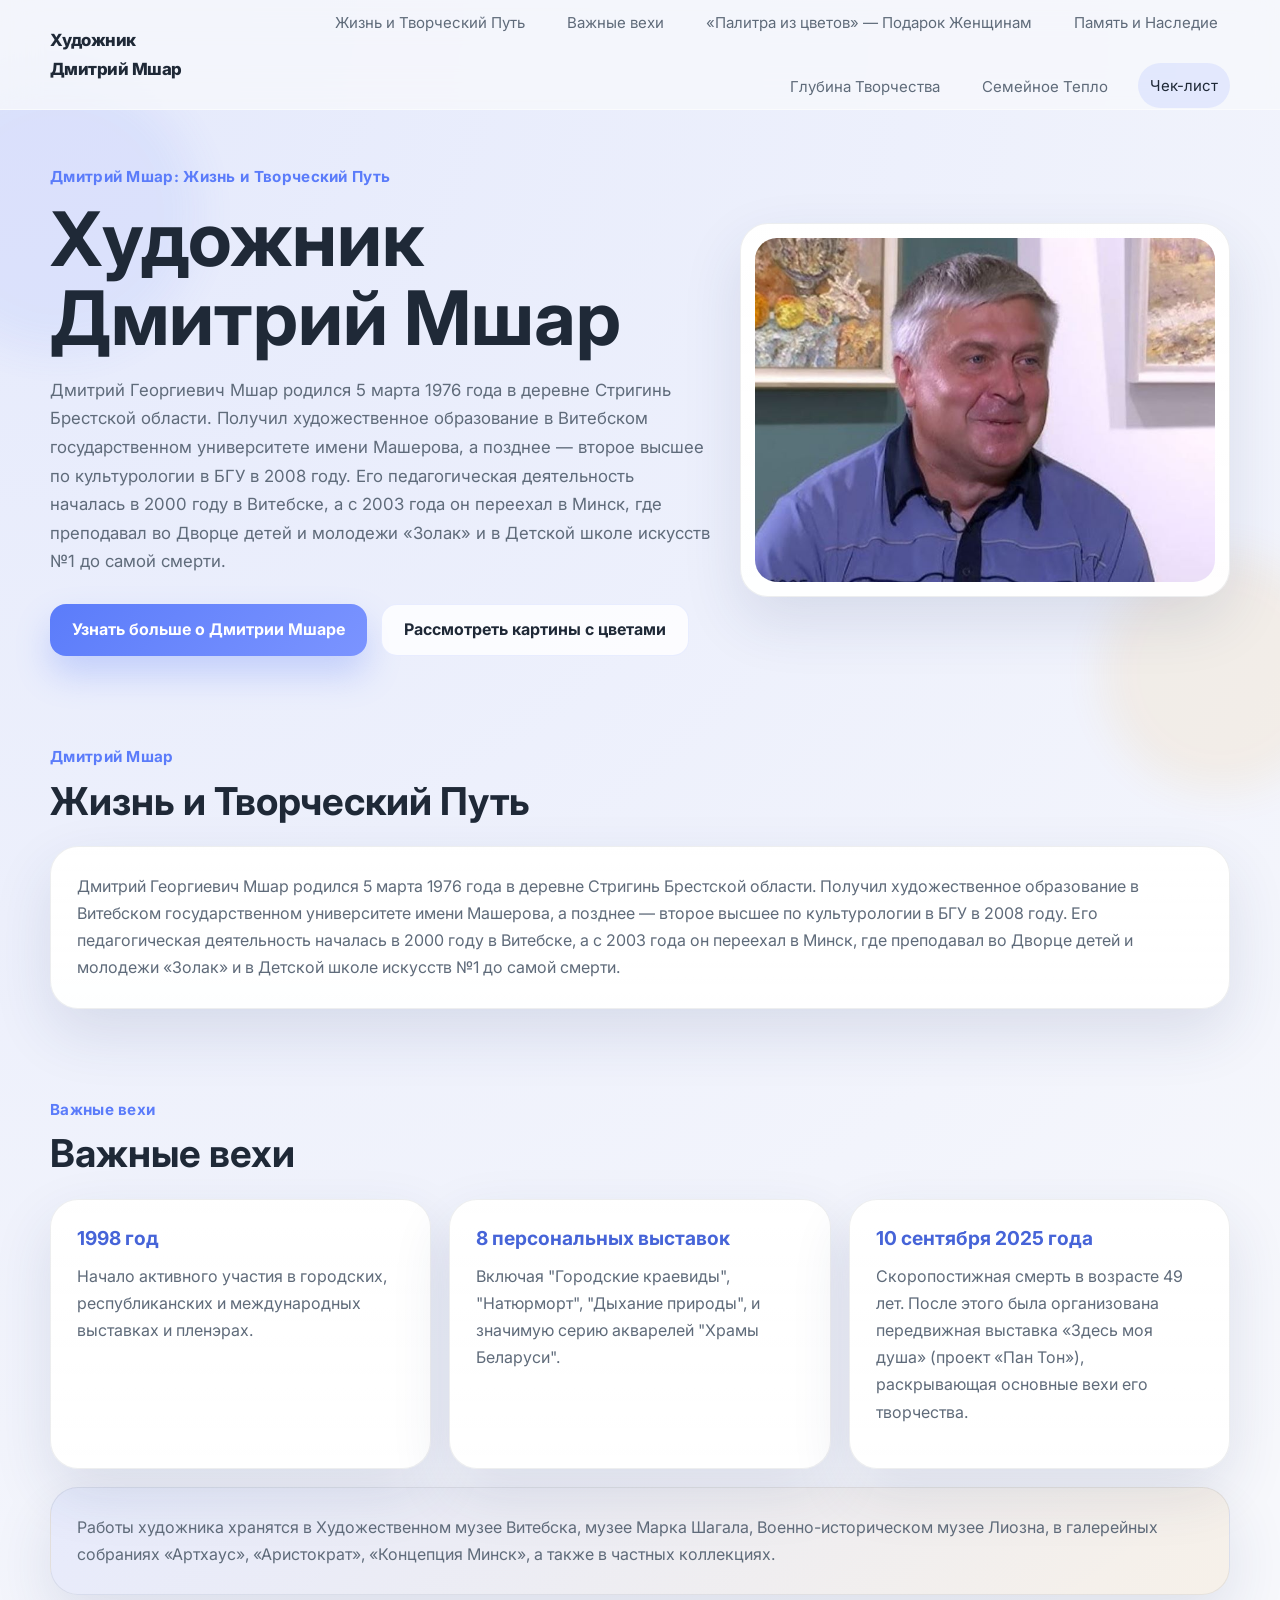
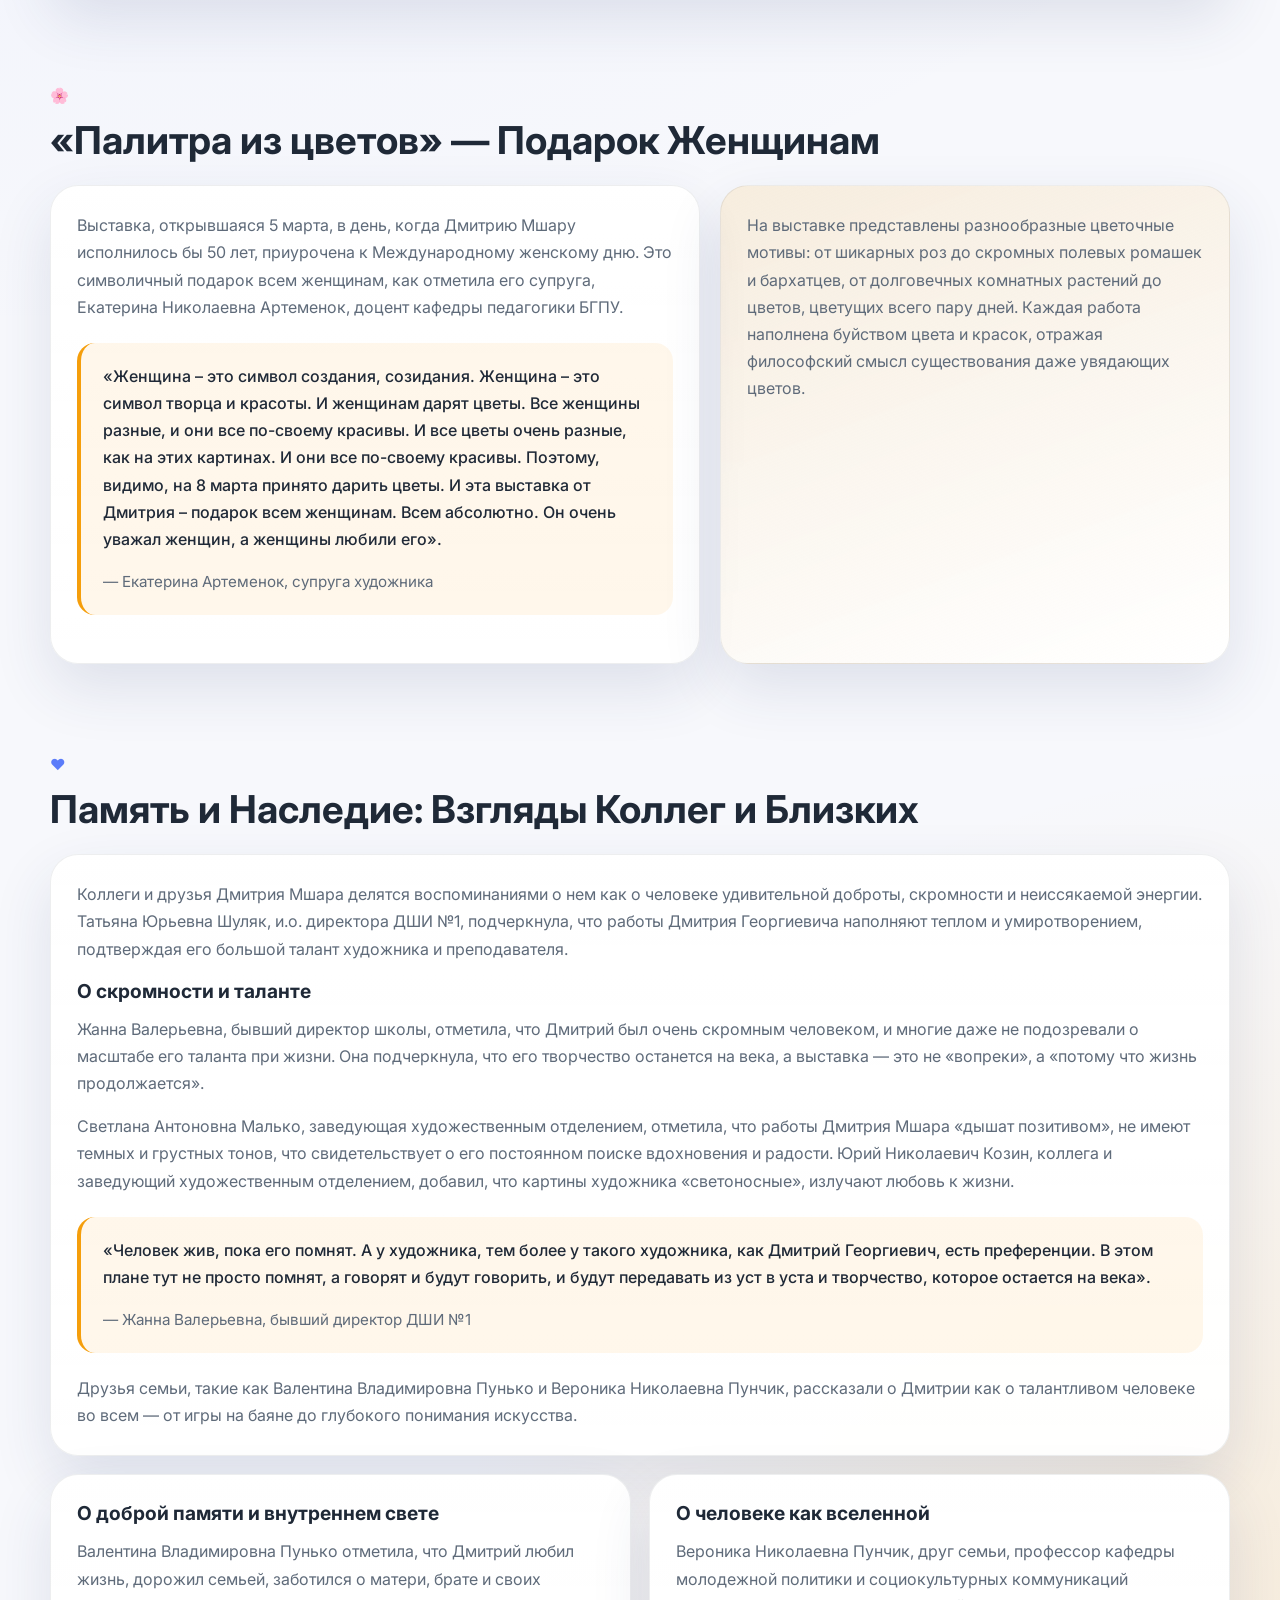
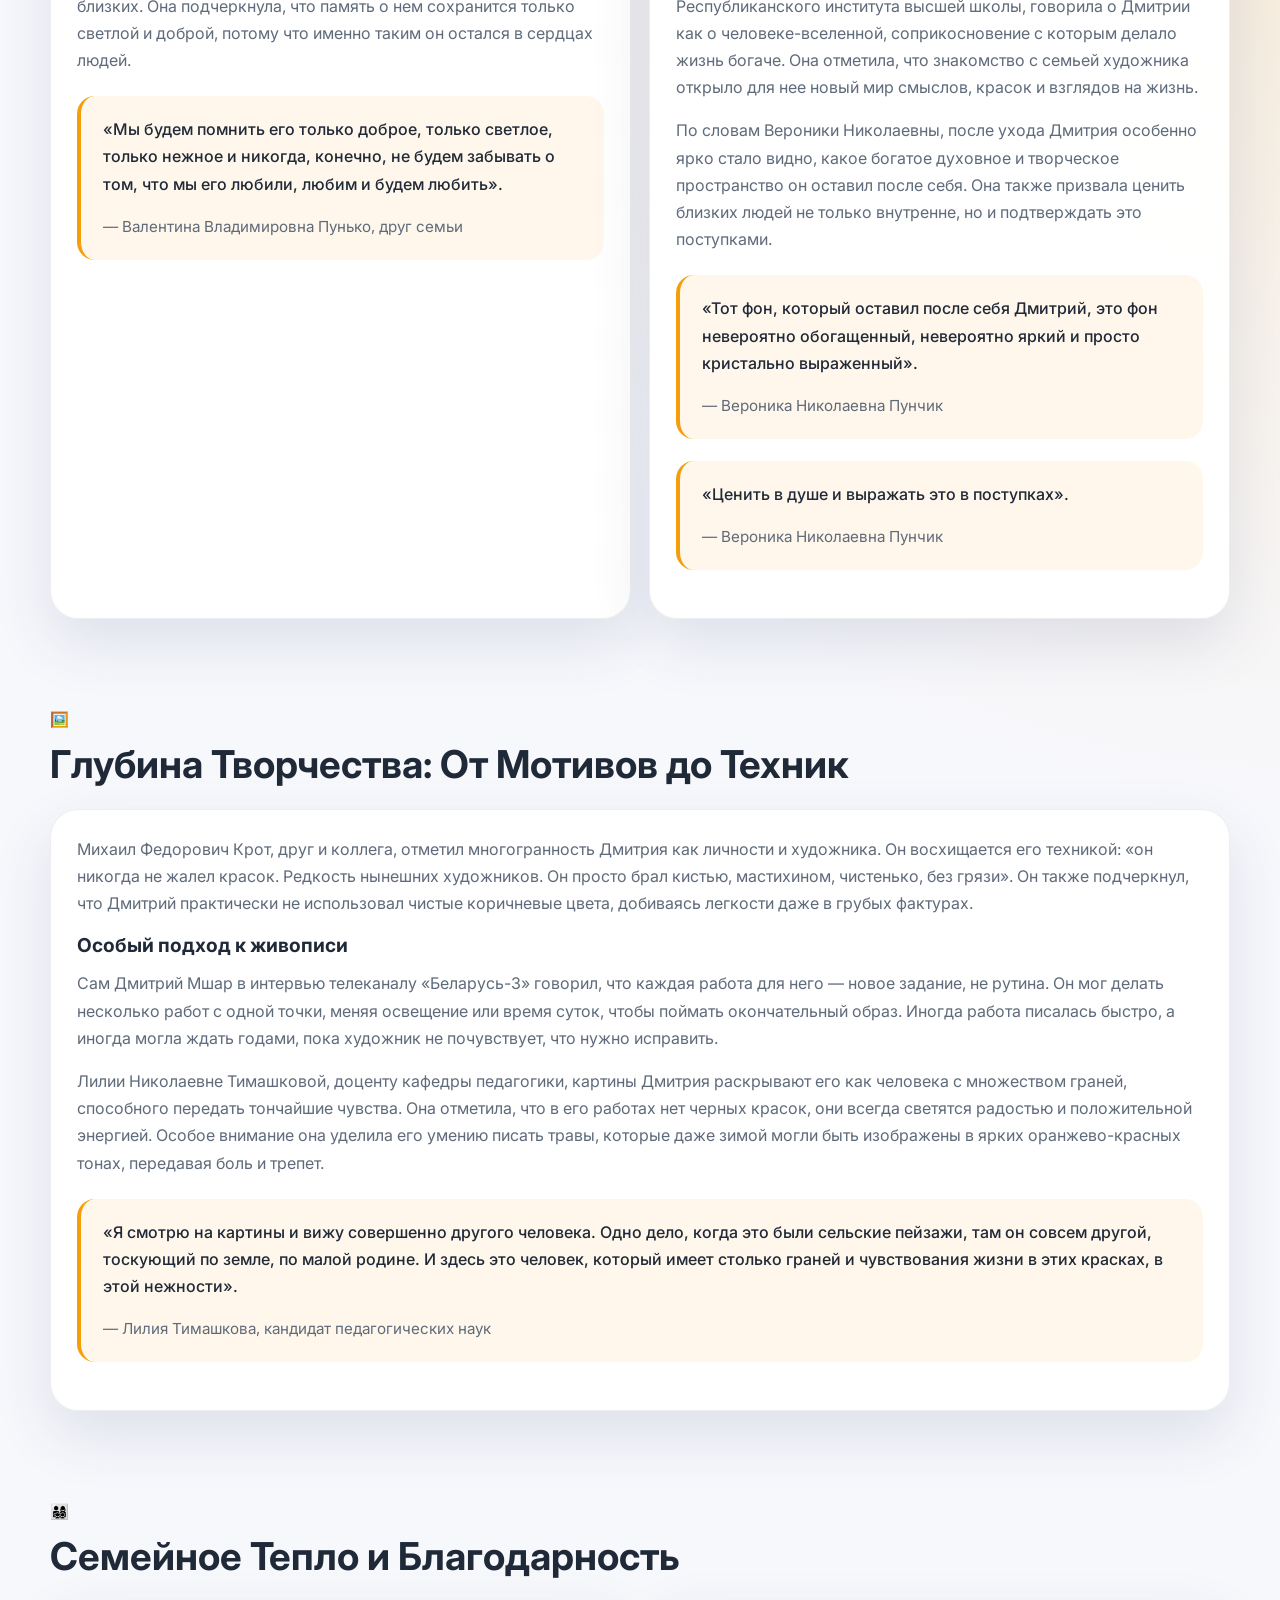
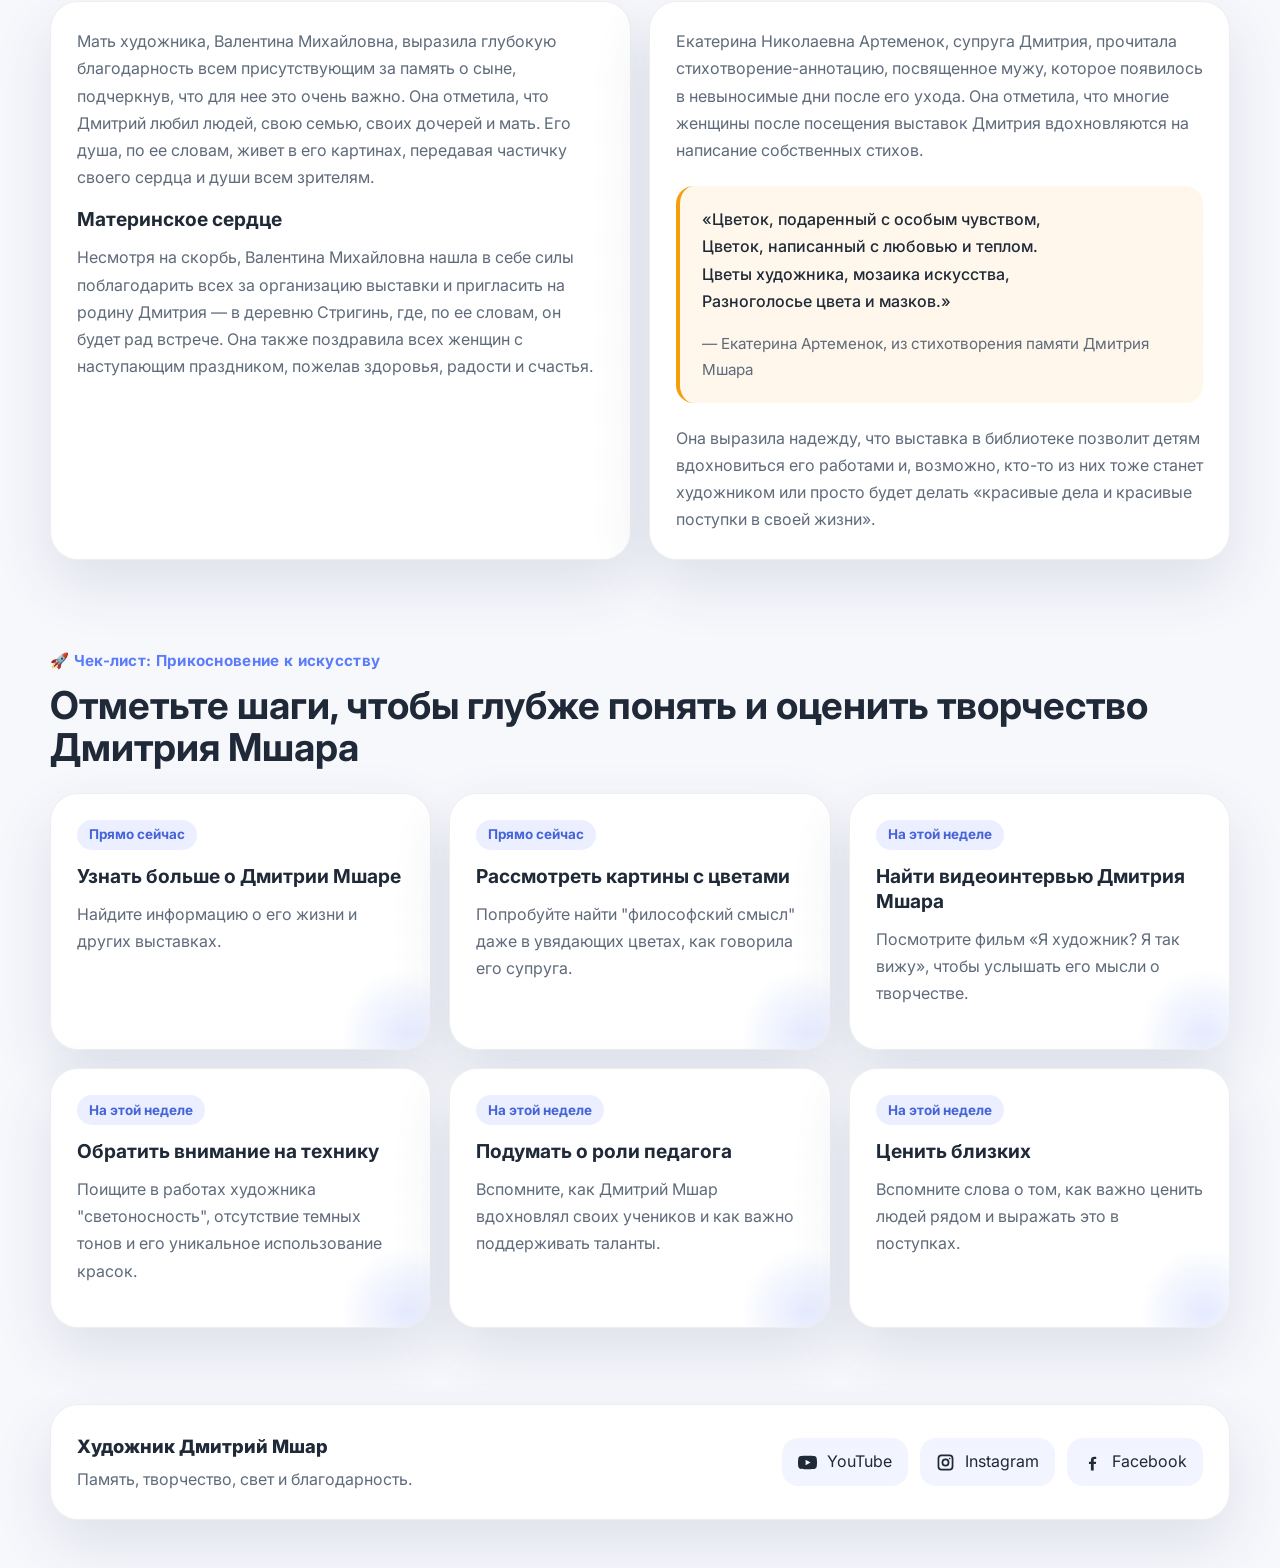
<file: index.html>
<!DOCTYPE html>
<html lang="ru">
<head>
  <meta charset="UTF-8" />
  <meta name="viewport" content="width=device-width, initial-scale=1.0" />
  <meta name="description" content="Художник Дмитрий Мшар — жизнь, творчество, выставки, память и наследие." />
  <title>Художник Дмитрий Мшар</title>
  <link rel="preconnect" href="https://fonts.googleapis.com" />
  <link rel="preconnect" href="https://fonts.gstatic.com" crossorigin />
  <link href="https://fonts.googleapis.com/css2?family=Inter:wght@400;500;600;700;800&display=swap" rel="stylesheet" />
  <link rel="stylesheet" href="style.css" />
</head>
<body>
  <div class="bg-orb orb-1"></div>
  <div class="bg-orb orb-2"></div>

  <header class="site-header" id="top">
    <div class="container header-inner">
      <a class="brand" href="#top">Художник Дмитрий Мшар</a>
      <button class="menu-toggle" aria-label="Открыть меню" aria-expanded="false">
        <span></span>
        <span></span>
        <span></span>
      </button>
      <nav class="site-nav">
        <a href="#bio">Жизнь и Творческий Путь</a>
        <a href="#milestones">Важные вехи</a>
        <a href="#flowers">«Палитра из цветов» — Подарок Женщинам</a>
        <a href="#memory">Память и Наследие</a>
        <a href="#depth">Глубина Творчества</a>
        <a href="#family">Семейное Тепло</a>
        <a href="#checklist">Чек-лист</a>
      </nav>
    </div>
  </header>

  <main>
    <section class="hero section reveal">
      <div class="container hero-grid">
        <div class="hero-copy">
          <p class="eyebrow">Дмитрий Мшар: Жизнь и Творческий Путь</p>
          <h1>Художник Дмитрий Мшар</h1>
          <p class="hero-text">Дмитрий Георгиевич Мшар родился 5 марта 1976 года в деревне Стригинь Брестской области. Получил художественное образование в Витебском государственном университете имени Машерова, а позднее — второе высшее по культурологии в БГУ в 2008 году. Его педагогическая деятельность началась в 2000 году в Витебске, а с 2003 года он переехал в Минск, где преподавал во Дворце детей и молодежи «Золак» и в Детской школе искусств №1 до самой смерти.</p>
          <div class="hero-actions">
            <a class="button primary" href="#bio">Узнать больше о Дмитрии Мшаре</a>
            <a class="button secondary" href="#flowers">Рассмотреть картины с цветами</a>
          </div>
        </div>
        <div class="hero-media card">
          <img src="portrait.jpg" alt="Дмитрий Мшар" />
        </div>
      </div>
    </section>

    <section class="section reveal" id="bio">
      <div class="container">
        <div class="section-heading">
          <p class="eyebrow">Дмитрий Мшар</p>
          <h2>Жизнь и Творческий Путь</h2>
        </div>
        <div class="card prose">
          <p>Дмитрий Георгиевич Мшар родился 5 марта 1976 года в деревне Стригинь Брестской области. Получил художественное образование в Витебском государственном университете имени Машерова, а позднее — второе высшее по культурологии в БГУ в 2008 году. Его педагогическая деятельность началась в 2000 году в Витебске, а с 2003 года он переехал в Минск, где преподавал во Дворце детей и молодежи «Золак» и в Детской школе искусств №1 до самой смерти.</p>
        </div>
      </div>
    </section>

    <section class="section reveal" id="milestones">
      <div class="container">
        <div class="section-heading">
          <p class="eyebrow">Важные вехи</p>
          <h2>Важные вехи</h2>
        </div>
        <div class="cards-grid milestones-grid">
          <article class="card milestone-card">
            <h3>1998 год</h3>
            <p>Начало активного участия в городских, республиканских и международных выставках и пленэрах.</p>
          </article>
          <article class="card milestone-card">
            <h3>8 персональных выставок</h3>
            <p>Включая "Городские краевиды", "Натюрморт", "Дыхание природы", и значимую серию акварелей "Храмы Беларуси".</p>
          </article>
          <article class="card milestone-card">
            <h3>10 сентября 2025 года</h3>
            <p>Скоропостижная смерть в возрасте 49 лет. После этого была организована передвижная выставка «Здесь моя душа» (проект «Пан Тон»), раскрывающая основные вехи его творчества.</p>
          </article>
        </div>
        <div class="card prose collection-card">
          <p>Работы художника хранятся в Художественном музее Витебска, музее Марка Шагала, Военно-историческом музее Лиозна, в галерейных собраниях «Артхаус», «Аристократ», «Концепция Минск», а также в частных коллекциях.</p>
        </div>
      </div>
    </section>

    <section class="section reveal" id="flowers">
      <div class="container">
        <div class="section-heading">
          <p class="eyebrow">🌸</p>
          <h2>«Палитра из цветов» — Подарок Женщинам</h2>
        </div>
        <div class="content-split">
          <div class="card prose">
            <p>Выставка, открывшаяся 5 марта, в день, когда Дмитрию Мшару исполнилось бы 50 лет, приурочена к Международному женскому дню. Это символичный подарок всем женщинам, как отметила его супруга, Екатерина Николаевна Артеменок, доцент кафедры педагогики БГПУ.</p>
            <blockquote>
              <p>«Женщина – это символ создания, созидания. Женщина – это символ творца и красоты. И женщинам дарят цветы. Все женщины разные, и они все по-своему красивы. И все цветы очень разные, как на этих картинах. И они все по-своему красивы. Поэтому, видимо, на 8 марта принято дарить цветы. И эта выставка от Дмитрия – подарок всем женщинам. Всем абсолютно. Он очень уважал женщин, а женщины любили его».</p>
              <footer>— Екатерина Артеменок, супруга художника</footer>
            </blockquote>
          </div>
          <div class="card prose accent-card">
            <p>На выставке представлены разнообразные цветочные мотивы: от шикарных роз до скромных полевых ромашек и бархатцев, от долговечных комнатных растений до цветов, цветущих всего пару дней. Каждая работа наполнена буйством цвета и красок, отражая философский смысл существования даже увядающих цветов.</p>
          </div>
        </div>
      </div>
    </section>

    <section class="section reveal" id="memory">
      <div class="container">
        <div class="section-heading">
          <p class="eyebrow">❤️</p>
          <h2>Память и Наследие: Взгляды Коллег и Близких</h2>
        </div>
        <div class="stack">
          <article class="card prose">
            <p>Коллеги и друзья Дмитрия Мшара делятся воспоминаниями о нем как о человеке удивительной доброты, скромности и неиссякаемой энергии. Татьяна Юрьевна Шуляк, и.о. директора ДШИ №1, подчеркнула, что работы Дмитрия Георгиевича наполняют теплом и умиротворением, подтверждая его большой талант художника и преподавателя.</p>
            <h3>О скромности и таланте</h3>
            <p>Жанна Валерьевна, бывший директор школы, отметила, что Дмитрий был очень скромным человеком, и многие даже не подозревали о масштабе его таланта при жизни. Она подчеркнула, что его творчество останется на века, а выставка — это не «вопреки», а «потому что жизнь продолжается».</p>
            <p>Светлана Антоновна Малько, заведующая художественным отделением, отметила, что работы Дмитрия Мшара «дышат позитивом», не имеют темных и грустных тонов, что свидетельствует о его постоянном поиске вдохновения и радости. Юрий Николаевич Козин, коллега и заведующий художественным отделением, добавил, что картины художника «светоносные», излучают любовь к жизни.</p>
            <blockquote>
              <p>«Человек жив, пока его помнят. А у художника, тем более у такого художника, как Дмитрий Георгиевич, есть преференции. В этом плане тут не просто помнят, а говорят и будут говорить, и будут передавать из уст в уста и творчество, которое остается на века».</p>
              <footer>— Жанна Валерьевна, бывший директор ДШИ №1</footer>
            </blockquote>
            <p>Друзья семьи, такие как Валентина Владимировна Пунько и Вероника Николаевна Пунчик, рассказали о Дмитрии как о талантливом человеке во всем — от игры на баяне до глубокого понимания искусства.</p>
          </article>

          <article class="cards-grid two-col">
            <div class="card prose">
              <h3>О доброй памяти и внутреннем свете</h3>
              <p>Валентина Владимировна Пунько отметила, что Дмитрий любил жизнь, дорожил семьей, заботился о матери, брате и своих близких. Она подчеркнула, что память о нем сохранится только светлой и доброй, потому что именно таким он остался в сердцах людей.</p>
              <blockquote>
                <p>«Мы будем помнить его только доброе, только светлое, только нежное и никогда, конечно, не будем забывать о том, что мы его любили, любим и будем любить».</p>
                <footer>— Валентина Владимировна Пунько, друг семьи</footer>
              </blockquote>
            </div>
            <div class="card prose">
              <h3>О человеке как вселенной</h3>
              <p>Вероника Николаевна Пунчик, друг семьи, профессор кафедры молодежной политики и социокультурных коммуникаций Республиканского института высшей школы, говорила о Дмитрии как о человеке-вселенной, соприкосновение с которым делало жизнь богаче. Она отметила, что знакомство с семьей художника открыло для нее новый мир смыслов, красок и взглядов на жизнь.</p>
              <p>По словам Вероники Николаевны, после ухода Дмитрия особенно ярко стало видно, какое богатое духовное и творческое пространство он оставил после себя. Она также призвала ценить близких людей не только внутренне, но и подтверждать это поступками.</p>
              <blockquote>
                <p>«Тот фон, который оставил после себя Дмитрий, это фон невероятно обогащенный, невероятно яркий и просто кристально выраженный».</p>
                <footer>— Вероника Николаевна Пунчик</footer>
              </blockquote>
              <blockquote>
                <p>«Ценить в душе и выражать это в поступках».</p>
                <footer>— Вероника Николаевна Пунчик</footer>
              </blockquote>
            </div>
          </article>
        </div>
      </div>
    </section>

    <section class="section reveal" id="depth">
      <div class="container">
        <div class="section-heading">
          <p class="eyebrow">🖼️</p>
          <h2>Глубина Творчества: От Мотивов до Техник</h2>
        </div>
        <div class="stack">
          <article class="card prose">
            <p>Михаил Федорович Крот, друг и коллега, отметил многогранность Дмитрия как личности и художника. Он восхищается его техникой: «он никогда не жалел красок. Редкость нынешних художников. Он просто брал кистью, мастихином, чистенько, без грязи». Он также подчеркнул, что Дмитрий практически не использовал чистые коричневые цвета, добиваясь легкости даже в грубых фактурах.</p>
            <h3>Особый подход к живописи</h3>
            <p>Сам Дмитрий Мшар в интервью телеканалу «Беларусь-3» говорил, что каждая работа для него — новое задание, не рутина. Он мог делать несколько работ с одной точки, меняя освещение или время суток, чтобы поймать окончательный образ. Иногда работа писалась быстро, а иногда могла ждать годами, пока художник не почувствует, что нужно исправить.</p>
            <p>Лилии Николаевне Тимашковой, доценту кафедры педагогики, картины Дмитрия раскрывают его как человека с множеством граней, способного передать тончайшие чувства. Она отметила, что в его работах нет черных красок, они всегда светятся радостью и положительной энергией. Особое внимание она уделила его умению писать травы, которые даже зимой могли быть изображены в ярких оранжево-красных тонах, передавая боль и трепет.</p>
            <blockquote>
              <p>«Я смотрю на картины и вижу совершенно другого человека. Одно дело, когда это были сельские пейзажи, там он совсем другой, тоскующий по земле, по малой родине. И здесь это человек, который имеет столько граней и чувствования жизни в этих красках, в этой нежности».</p>
              <footer>— Лилия Тимашкова, кандидат педагогических наук</footer>
            </blockquote>
          </article>
        </div>
      </div>
    </section>

    <section class="section reveal" id="family">
      <div class="container">
        <div class="section-heading">
          <p class="eyebrow">👨‍👩‍👧‍👦</p>
          <h2>Семейное Тепло и Благодарность</h2>
        </div>
        <div class="cards-grid two-col">
          <article class="card prose">
            <p>Мать художника, Валентина Михайловна, выразила глубокую благодарность всем присутствующим за память о сыне, подчеркнув, что для нее это очень важно. Она отметила, что Дмитрий любил людей, свою семью, своих дочерей и мать. Его душа, по ее словам, живет в его картинах, передавая частичку своего сердца и души всем зрителям.</p>
            <h3>Материнское сердце</h3>
            <p>Несмотря на скорбь, Валентина Михайловна нашла в себе силы поблагодарить всех за организацию выставки и пригласить на родину Дмитрия — в деревню Стригинь, где, по ее словам, он будет рад встрече. Она также поздравила всех женщин с наступающим праздником, пожелав здоровья, радости и счастья.</p>
          </article>
          <article class="card prose">
            <p>Екатерина Николаевна Артеменок, супруга Дмитрия, прочитала стихотворение-аннотацию, посвященное мужу, которое появилось в невыносимые дни после его ухода. Она отметила, что многие женщины после посещения выставок Дмитрия вдохновляются на написание собственных стихов.</p>
            <blockquote>
              <p>«Цветок, подаренный с особым чувством,<br />
              Цветок, написанный с любовью и теплом.<br />
              Цветы художника, мозаика искусства,<br />
              Разноголосье цвета и мазков.»</p>
              <footer>— Екатерина Артеменок, из стихотворения памяти Дмитрия Мшара</footer>
            </blockquote>
            <p>Она выразила надежду, что выставка в библиотеке позволит детям вдохновиться его работами и, возможно, кто-то из них тоже станет художником или просто будет делать «красивые дела и красивые поступки в своей жизни».</p>
          </article>
        </div>
      </div>
    </section>

    <section class="section reveal" id="checklist">
      <div class="container">
        <div class="section-heading">
          <p class="eyebrow">🚀 Чек-лист: Прикосновение к искусству</p>
          <h2>Отметьте шаги, чтобы глубже понять и оценить творчество Дмитрия Мшара</h2>
        </div>
        <div class="checklist-grid">
          <article class="card checklist-card">
            <span class="badge">Прямо сейчас</span>
            <h3>Узнать больше о Дмитрии Мшаре</h3>
            <p>Найдите информацию о его жизни и других выставках.</p>
          </article>
          <article class="card checklist-card">
            <span class="badge">Прямо сейчас</span>
            <h3>Рассмотреть картины с цветами</h3>
            <p>Попробуйте найти "философский смысл" даже в увядающих цветах, как говорила его супруга.</p>
          </article>
          <article class="card checklist-card">
            <span class="badge">На этой неделе</span>
            <h3>Найти видеоинтервью Дмитрия Мшара</h3>
            <p>Посмотрите фильм «Я художник? Я так вижу», чтобы услышать его мысли о творчестве.</p>
          </article>
          <article class="card checklist-card">
            <span class="badge">На этой неделе</span>
            <h3>Обратить внимание на технику</h3>
            <p>Поищите в работах художника "светоносность", отсутствие темных тонов и его уникальное использование красок.</p>
          </article>
          <article class="card checklist-card">
            <span class="badge">На этой неделе</span>
            <h3>Подумать о роли педагога</h3>
            <p>Вспомните, как Дмитрий Мшар вдохновлял своих учеников и как важно поддерживать таланты.</p>
          </article>
          <article class="card checklist-card">
            <span class="badge">На этой неделе</span>
            <h3>Ценить близких</h3>
            <p>Вспомните слова о том, как важно ценить людей рядом и выражать это в поступках.</p>
          </article>
        </div>
      </div>
    </section>
  </main>

  <footer class="site-footer reveal">
    <div class="container footer-inner">
      <div>
        <p class="footer-title">Художник Дмитрий Мшар</p>
        <p class="footer-text">Память, творчество, свет и благодарность.</p>
      </div>
      <div class="social-links" aria-label="Социальные ссылки">
        <a href="https://youtu.be/5lVDHbkQjfw?si=SYqYDp4xtGOGII6J" target="_blank" rel="noopener noreferrer" aria-label="YouTube">
          <svg viewBox="0 0 24 24" aria-hidden="true"><path d="M23.5 6.2a3 3 0 0 0-2.1-2.1C19.5 3.5 12 3.5 12 3.5s-7.5 0-9.4.6A3 3 0 0 0 .5 6.2 31.1 31.1 0 0 0 0 12a31.1 31.1 0 0 0 .5 5.8 3 3 0 0 0 2.1 2.1c1.9.6 9.4.6 9.4.6s7.5 0 9.4-.6a3 3 0 0 0 2.1-2.1A31.1 31.1 0 0 0 24 12a31.1 31.1 0 0 0-.5-5.8ZM9.6 15.6V8.4l6.3 3.6-6.3 3.6Z"/></svg>
          <span>YouTube</span>
        </a>
        <a href="https://www.instagram.com/dmitriimsharart?utm_source=qr&igsh=djR5aHpxemt3cHZv" target="_blank" rel="noopener noreferrer" aria-label="Instagram">
          <svg viewBox="0 0 24 24" aria-hidden="true"><path d="M7 2h10a5 5 0 0 1 5 5v10a5 5 0 0 1-5 5H7a5 5 0 0 1-5-5V7a5 5 0 0 1 5-5Zm0 2.2A2.8 2.8 0 0 0 4.2 7v10A2.8 2.8 0 0 0 7 19.8h10a2.8 2.8 0 0 0 2.8-2.8V7A2.8 2.8 0 0 0 17 4.2H7Zm10.25 1.65a1.1 1.1 0 1 1 0 2.2 1.1 1.1 0 0 1 0-2.2ZM12 7a5 5 0 1 1 0 10 5 5 0 0 1 0-10Zm0 2.2A2.8 2.8 0 1 0 12 14.8 2.8 2.8 0 0 0 12 9.2Z"/></svg>
          <span>Instagram</span>
        </a>
        <a href="https://www.facebook.com/share/1GjANPi3wQ/" target="_blank" rel="noopener noreferrer" aria-label="Facebook">
          <svg viewBox="0 0 24 24" aria-hidden="true"><path d="M13.5 22v-8h2.7l.4-3h-3.1V9.1c0-.9.2-1.5 1.5-1.5h1.7V4.9c-.3 0-1.3-.1-2.5-.1-2.5 0-4.2 1.5-4.2 4.3V11H7.5v3H10V22h3.5Z"/></svg>
          <span>Facebook</span>
        </a>
      </div>
    </div>
  </footer>

  <script src="script.js"></script>
</body>
</html>
</file>
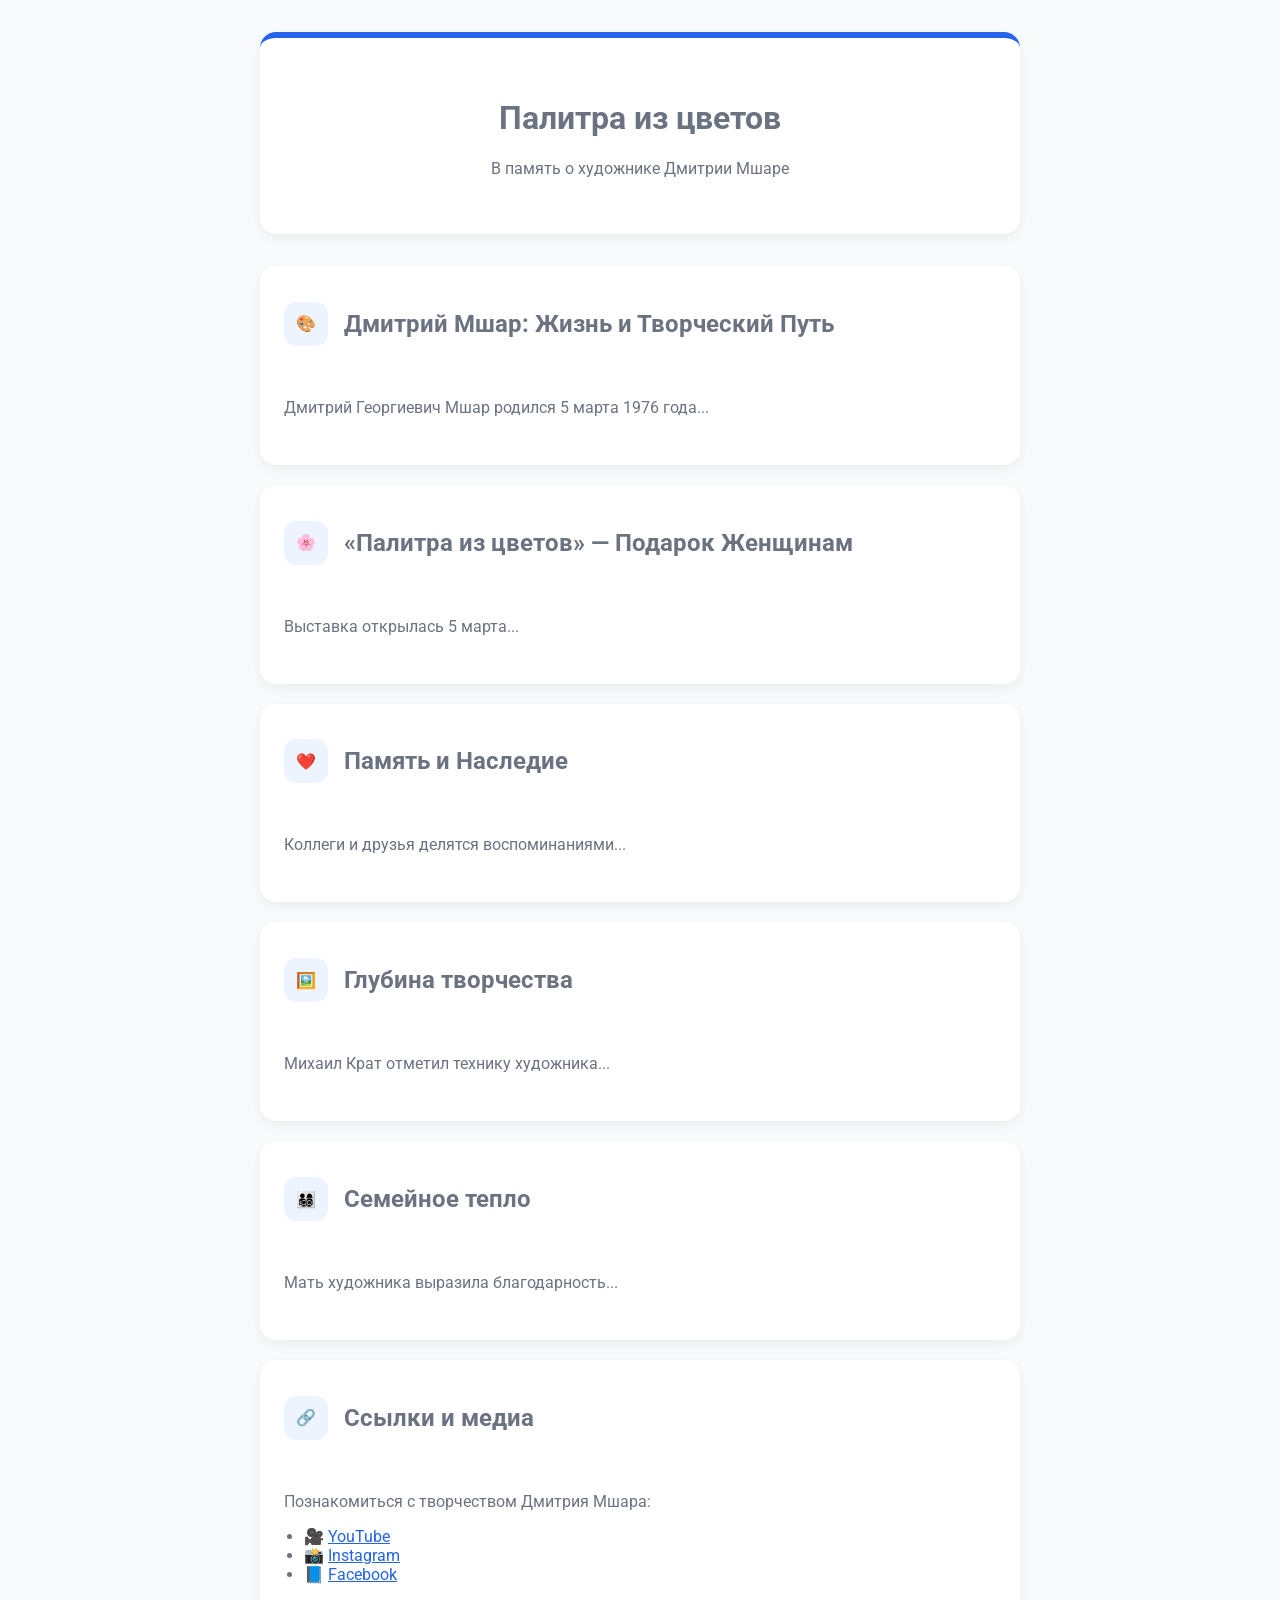
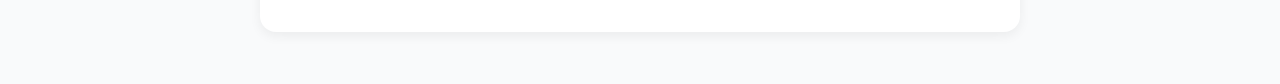
<file: 1index.html>
<!DOCTYPE html>
<html lang="ru">
<head>
<meta charset="UTF-8">
<meta name="viewport" content="width=device-width, initial-scale=1.0">
<title>Палитра из цветов: В память о художнике Дмитрии Мшаре</title>

<link rel="preconnect" href="https://fonts.googleapis.com/">
<link rel="preconnect" href="https://fonts.gstatic.com/" crossorigin="">
<link href="https://fonts.googleapis.com/css2?family=Roboto&display=swap" rel="stylesheet">

<style>
:root {
--dark:#101827;
--grey:#6B7280;
--pink:#FA2F6B;
--blue:#2463EB;
--sky:#6AC2EA;
--bg-body:#F9FAFB;
--bg-card:#FFFFFF;
--bg-blue-muted:#C9D7F5;
--bg-pink-muted:#F9CCDB;
--shadow:0 4px 12px rgba(0,0,0,0.06);
--radius:16px;
}

body{
font-family:'Roboto',sans-serif;
background:var(--bg-body);
color:var(--grey);
padding:24px 16px;
}

.container{max-width:760px;margin:0 auto;}

.header{
background:#fff;
border-radius:16px;
padding:40px;
margin-bottom:32px;
box-shadow:var(--shadow);
border-top:6px solid var(--blue);
text-align:center;
}

.section{
background:#fff;
border-radius:16px;
margin-bottom:20px;
box-shadow:var(--shadow);
overflow:hidden;
}

.section-header{
padding:24px;
display:flex;
align-items:center;
}

.section-icon{
width:44px;height:44px;
background:#EEF4FF;
border-radius:12px;
display:flex;align-items:center;justify-content:center;
margin-right:16px;
}

.section-content{
padding:0 24px 32px 24px;
}

ul{padding-left:20px;}
a{color:var(--blue);}
</style>
</head>

<body>
<div class="container">

<header class="header">
<h1>Палитра из цветов</h1>
<p>В память о художнике Дмитрии Мшаре</p>
</header>

<!-- ВЕСЬ ТВОЙ КОНТЕНТ ОСТАЕТСЯ -->
<!-- Я НЕ ТРОГАЮ ТЕКСТ -->

<section class="section">
<div class="section-header">
<div class="section-icon">🎨</div>
<h2>Дмитрий Мшар: Жизнь и Творческий Путь</h2>
</div>
<div class="section-content">
<p>Дмитрий Георгиевич Мшар родился 5 марта 1976 года...</p>
</div>
</section>

<section class="section">
<div class="section-header">
<div class="section-icon">🌸</div>
<h2>«Палитра из цветов» — Подарок Женщинам</h2>
</div>
<div class="section-content">
<p>Выставка открылась 5 марта...</p>
</div>
</section>

<section class="section">
<div class="section-header">
<div class="section-icon">❤️</div>
<h2>Память и Наследие</h2>
</div>
<div class="section-content">
<p>Коллеги и друзья делятся воспоминаниями...</p>
</div>
</section>

<section class="section">
<div class="section-header">
<div class="section-icon">🖼️</div>
<h2>Глубина творчества</h2>
</div>
<div class="section-content">
<p>Михаил Крат отметил технику художника...</p>
</div>
</section>

<section class="section">
<div class="section-header">
<div class="section-icon">👨‍👩‍👧‍👦</div>
<h2>Семейное тепло</h2>
</div>
<div class="section-content">
<p>Мать художника выразила благодарность...</p>
</div>
</section>

<!-- 🔥 ВОТ ЭТО ВМЕСТО CHECKLIST -->
<section class="section">
<div class="section-header">
<div class="section-icon">🔗</div>
<h2>Ссылки и медиа</h2>
</div>

<div class="section-content">
<p>Познакомиться с творчеством Дмитрия Мшара:</p>

<ul>
<li>🎥 <a href="https://youtu.be/5lVDHbkQjfw?si=SYqYDp4xtGOGII6J" target="_blank">YouTube</a></li>
<li>📸 <a href="https://www.instagram.com/dmitriimsharart?utm_source=qr&igsh=djR5aHpxemt3cHZv" target="_blank">Instagram</a></li>
<li>📘 <a href="https://www.facebook.com/share/1GjANPi3wQ/" target="_blank">Facebook</a></li>
</ul>

</div>
</section>

</div>
</body>
</html>
</file>
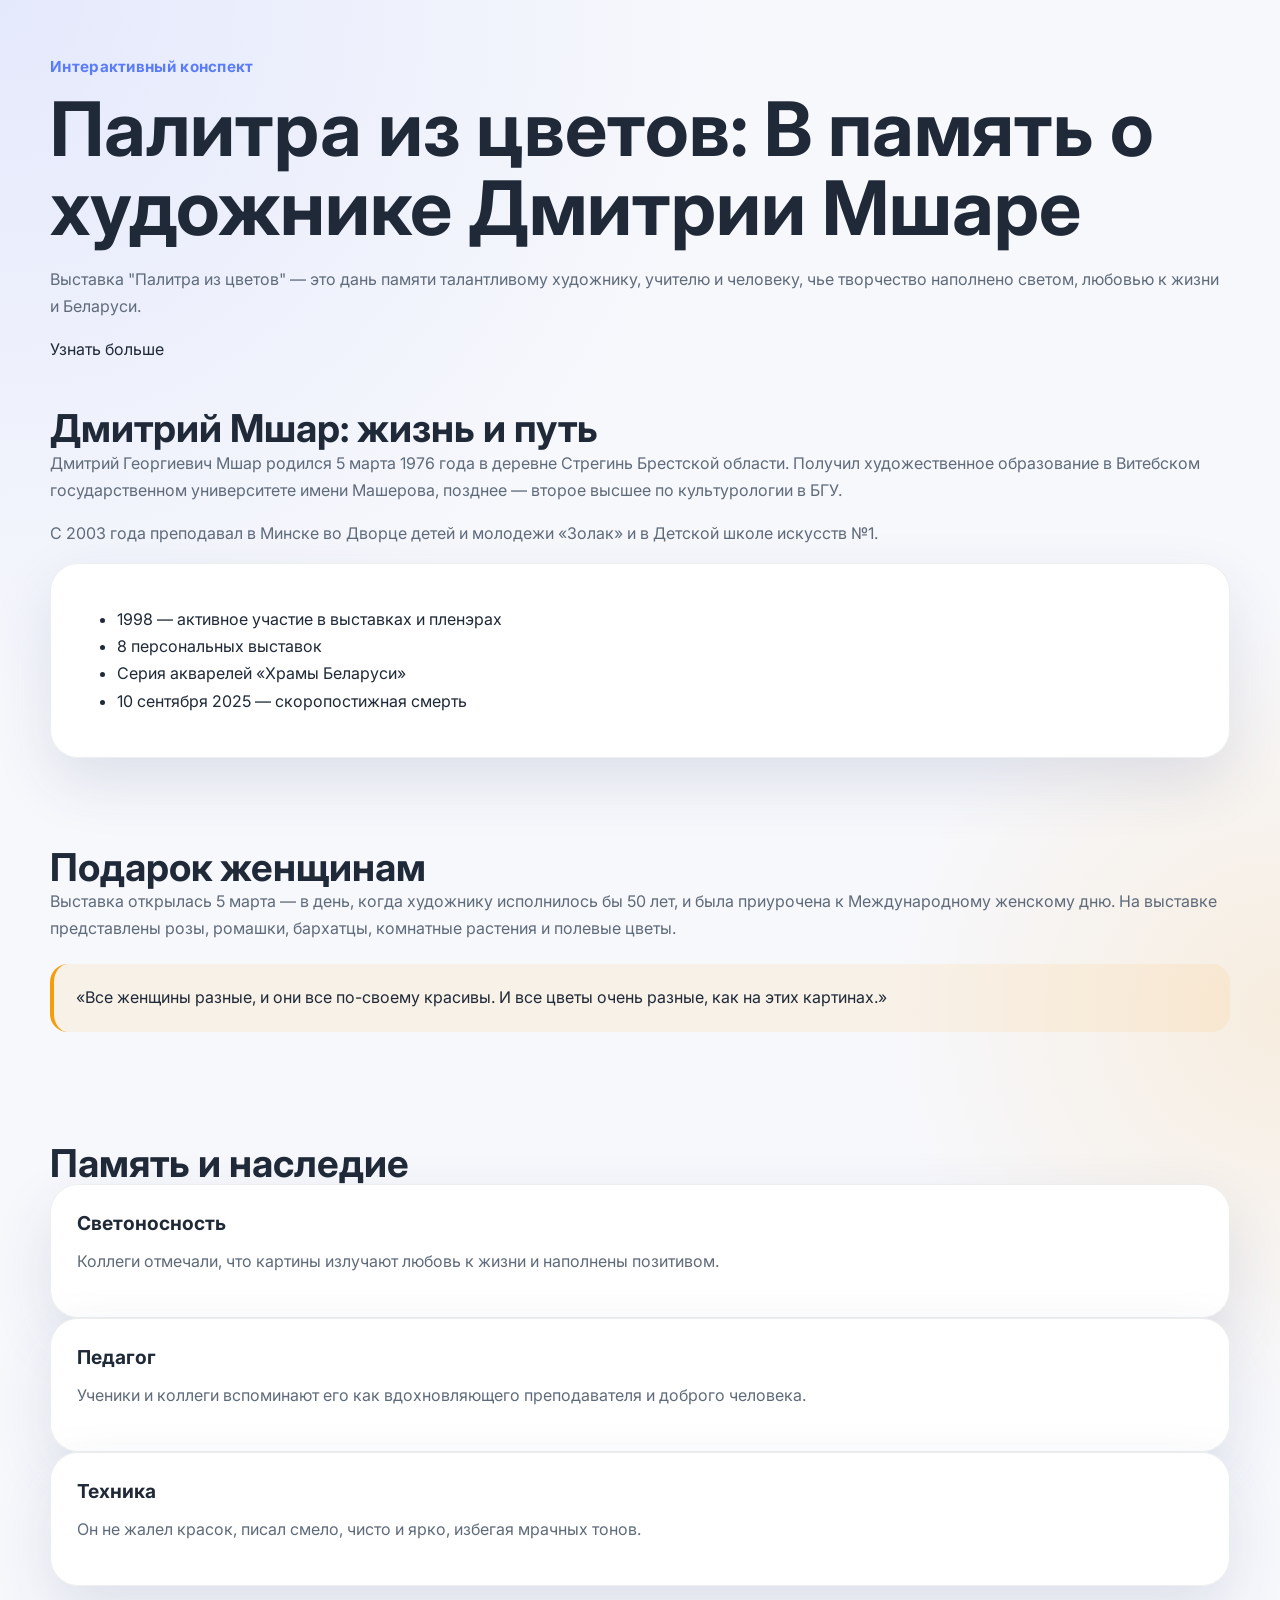
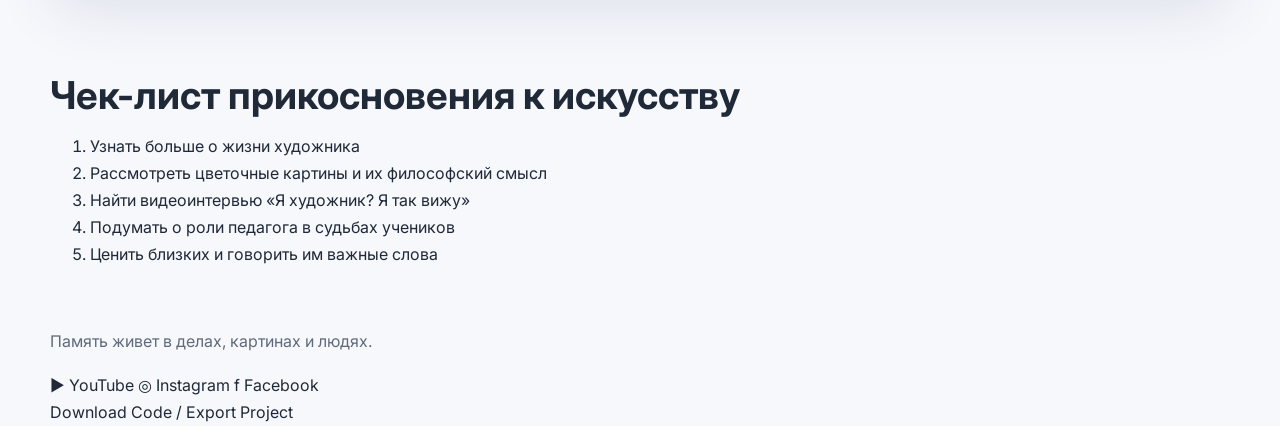
<file: 2index.html>
<!DOCTYPE html>
<html lang="ru">
<head>
<meta charset="UTF-8">
<meta name="viewport" content="width=device-width, initial-scale=1.0">
<title>Палитра из цветов - В память о Дмитрии Мшаре</title>
<link rel="stylesheet" href="style.css">
<link rel="preconnect" href="https://fonts.googleapis.com">
<link rel="preconnect" href="https://fonts.gstatic.com" crossorigin>
<link href="https://fonts.googleapis.com/css2?family=Inter:wght@400;600;700;800&display=swap" rel="stylesheet">
</head>
<body>
<header class="hero">
<div class="container">
<p class="eyebrow">Интерактивный конспект</p>
<h1>Палитра из цветов: <span>В память о художнике Дмитрии Мшаре</span></h1>
<p class="lead">Выставка "Палитра из цветов" — это дань памяти талантливому художнику, учителю и человеку, чье творчество наполнено светом, любовью к жизни и Беларуси.</p>
<a href="#about" class="btn">Узнать больше</a>
</div>
</header>

<main>
<section id="about" class="section container grid2">
<div>
<h2>Дмитрий Мшар: жизнь и путь</h2>
<p>Дмитрий Георгиевич Мшар родился 5 марта 1976 года в деревне Стрегинь Брестской области. Получил художественное образование в Витебском государственном университете имени Машерова, позднее — второе высшее по культурологии в БГУ.</p>
<p>С 2003 года преподавал в Минске во Дворце детей и молодежи «Золак» и в Детской школе искусств №1.</p>
</div>
<div class="card">
<ul>
<li>1998 — активное участие в выставках и пленэрах</li>
<li>8 персональных выставок</li>
<li>Серия акварелей «Храмы Беларуси»</li>
<li>10 сентября 2025 — скоропостижная смерть</li>
</ul>
</div>
</section>

<section class="section alt">
<div class="container">
<h2>Подарок женщинам</h2>
<p>Выставка открылась 5 марта — в день, когда художнику исполнилось бы 50 лет, и была приурочена к Международному женскому дню. На выставке представлены розы, ромашки, бархатцы, комнатные растения и полевые цветы.</p>
<blockquote>«Все женщины разные, и они все по-своему красивы. И все цветы очень разные, как на этих картинах.»</blockquote>
</div>
</section>

<section class="section container">
<h2>Память и наследие</h2>
<div class="cards">
<div class="card"><h3>Светоносность</h3><p>Коллеги отмечали, что картины излучают любовь к жизни и наполнены позитивом.</p></div>
<div class="card"><h3>Педагог</h3><p>Ученики и коллеги вспоминают его как вдохновляющего преподавателя и доброго человека.</p></div>
<div class="card"><h3>Техника</h3><p>Он не жалел красок, писал смело, чисто и ярко, избегая мрачных тонов.</p></div>
</div>
</section>

<section class="section alt">
<div class="container">
<h2>Чек-лист прикосновения к искусству</h2>
<ol class="check">
<li>Узнать больше о жизни художника</li>
<li>Рассмотреть цветочные картины и их философский смысл</li>
<li>Найти видеоинтервью «Я художник? Я так вижу»</li>
<li>Подумать о роли педагога в судьбах учеников</li>
<li>Ценить близких и говорить им важные слова</li>
</ol>
</div>
</section>
</main>

<footer class="footer">
<div class="container">
<p>Память живет в делах, картинах и людях.</p>
<div class="socials">
<a target="_blank" href="https://youtu.be/5lVDHbkQjfw?si=SYqYDp4xtGOGII6J">▶ YouTube</a>
<a target="_blank" href="https://www.instagram.com/dmitriimsharart?utm_source=qr&igsh=djR5aHpxemt3cHZv">◎ Instagram</a>
<a target="_blank" href="https://www.facebook.com/share/1GjANPi3wQ/">f Facebook</a>
</div>
<a class="btn secondary" href="landing_mshar.zip" download>Download Code / Export Project</a>
</div>
</footer>
<script src="script.js"></script>
</body></html>
</file>
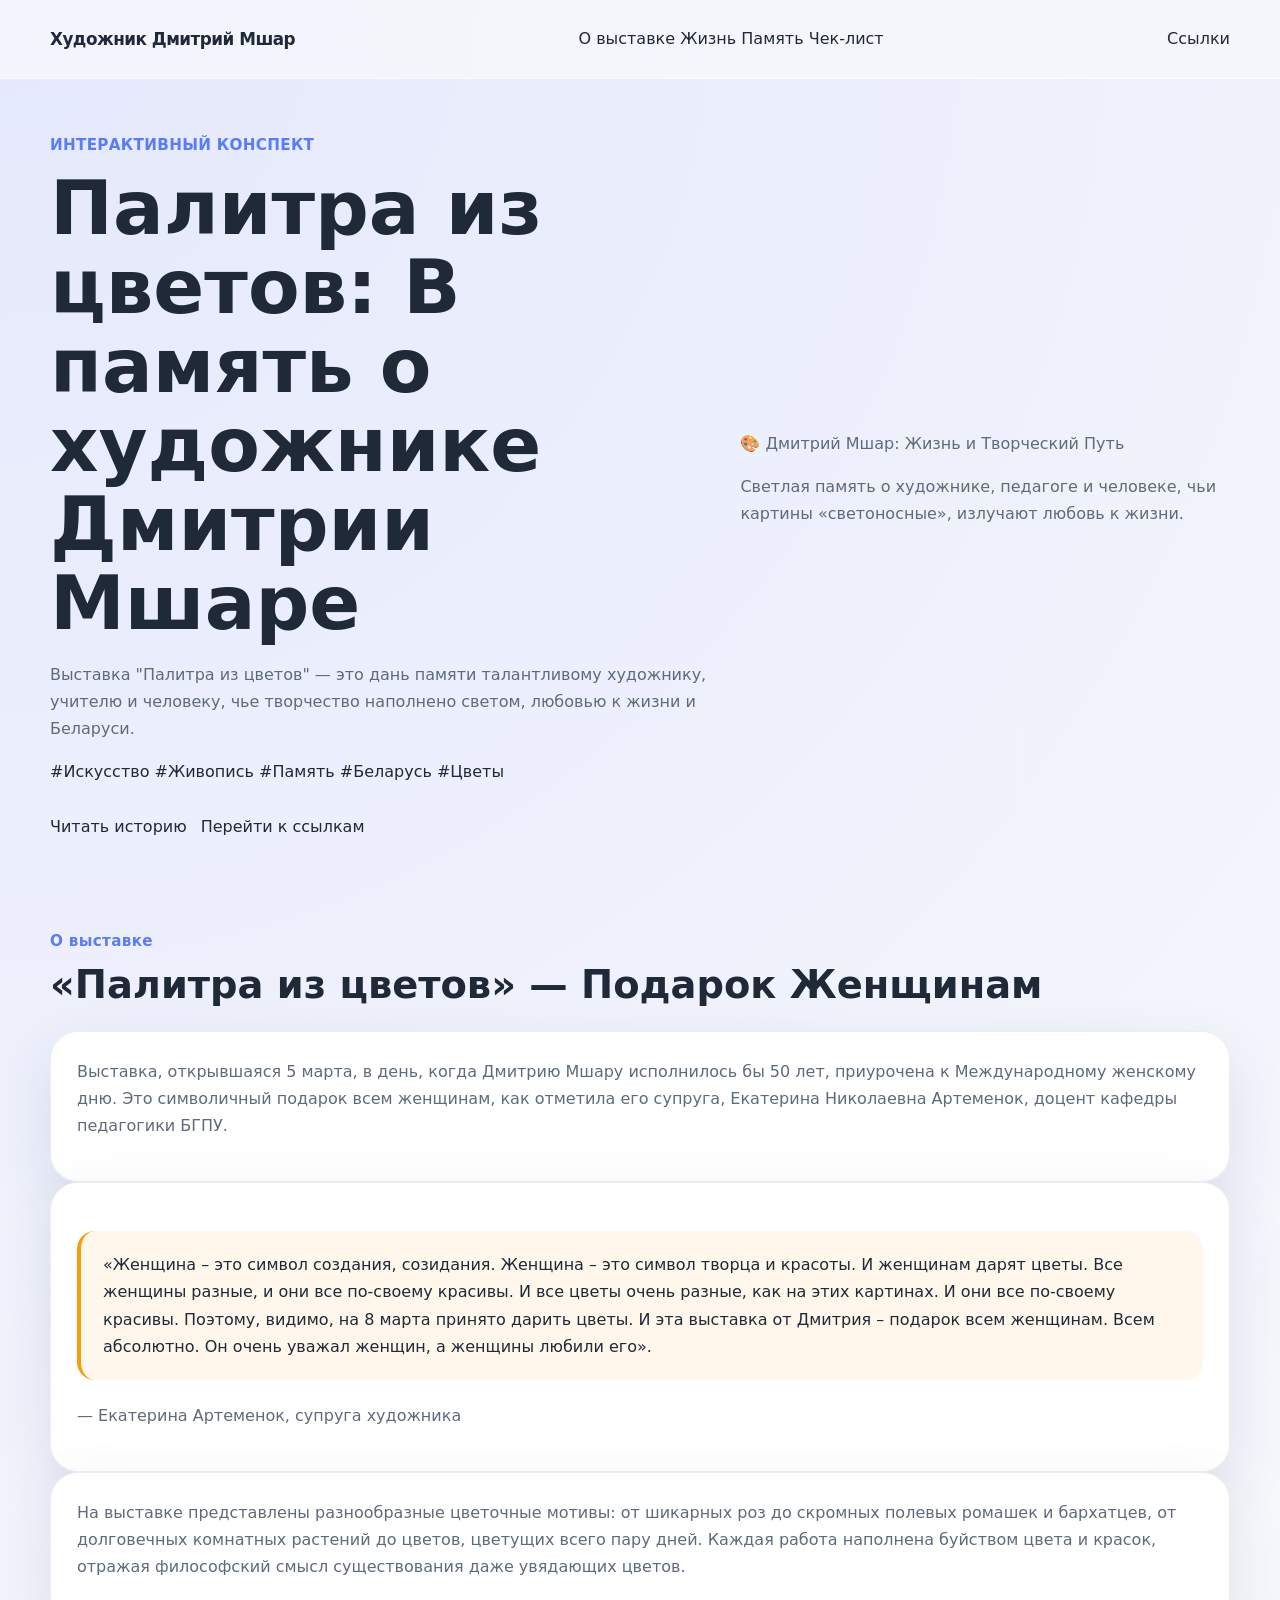
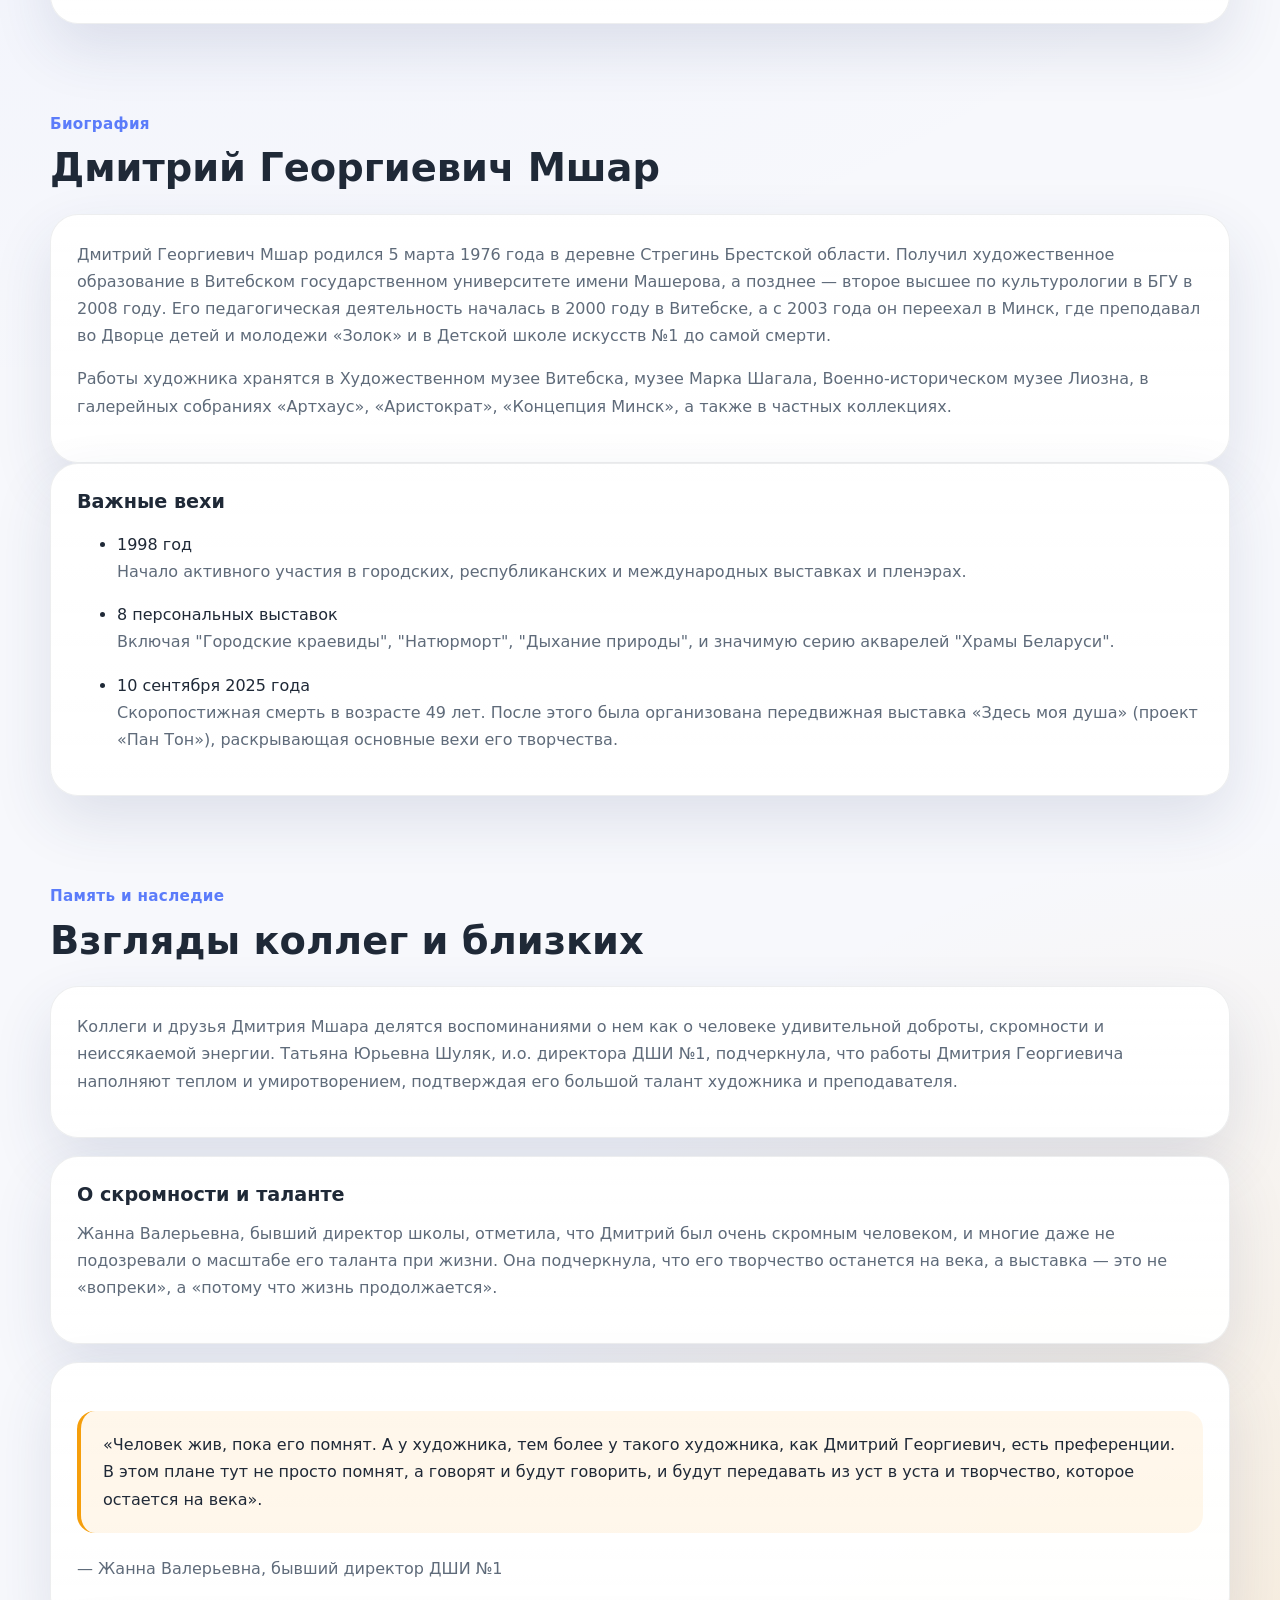
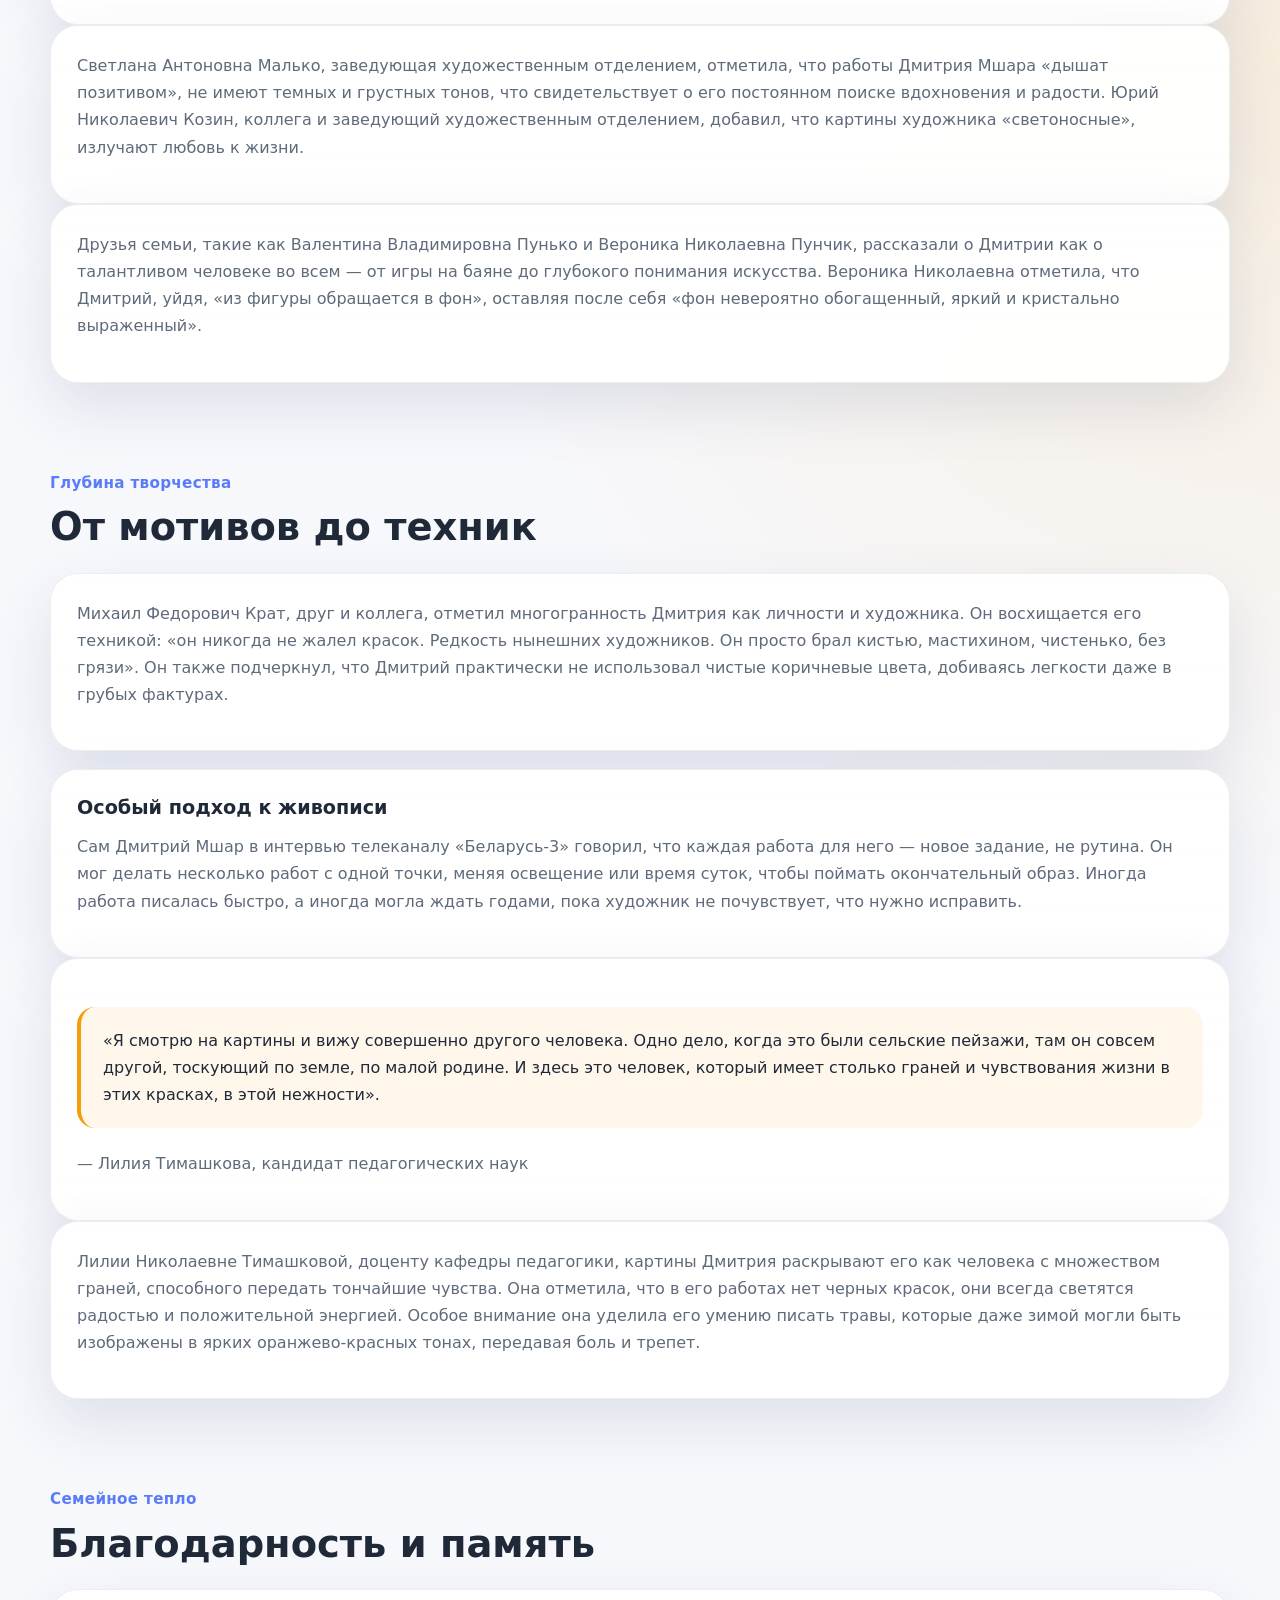
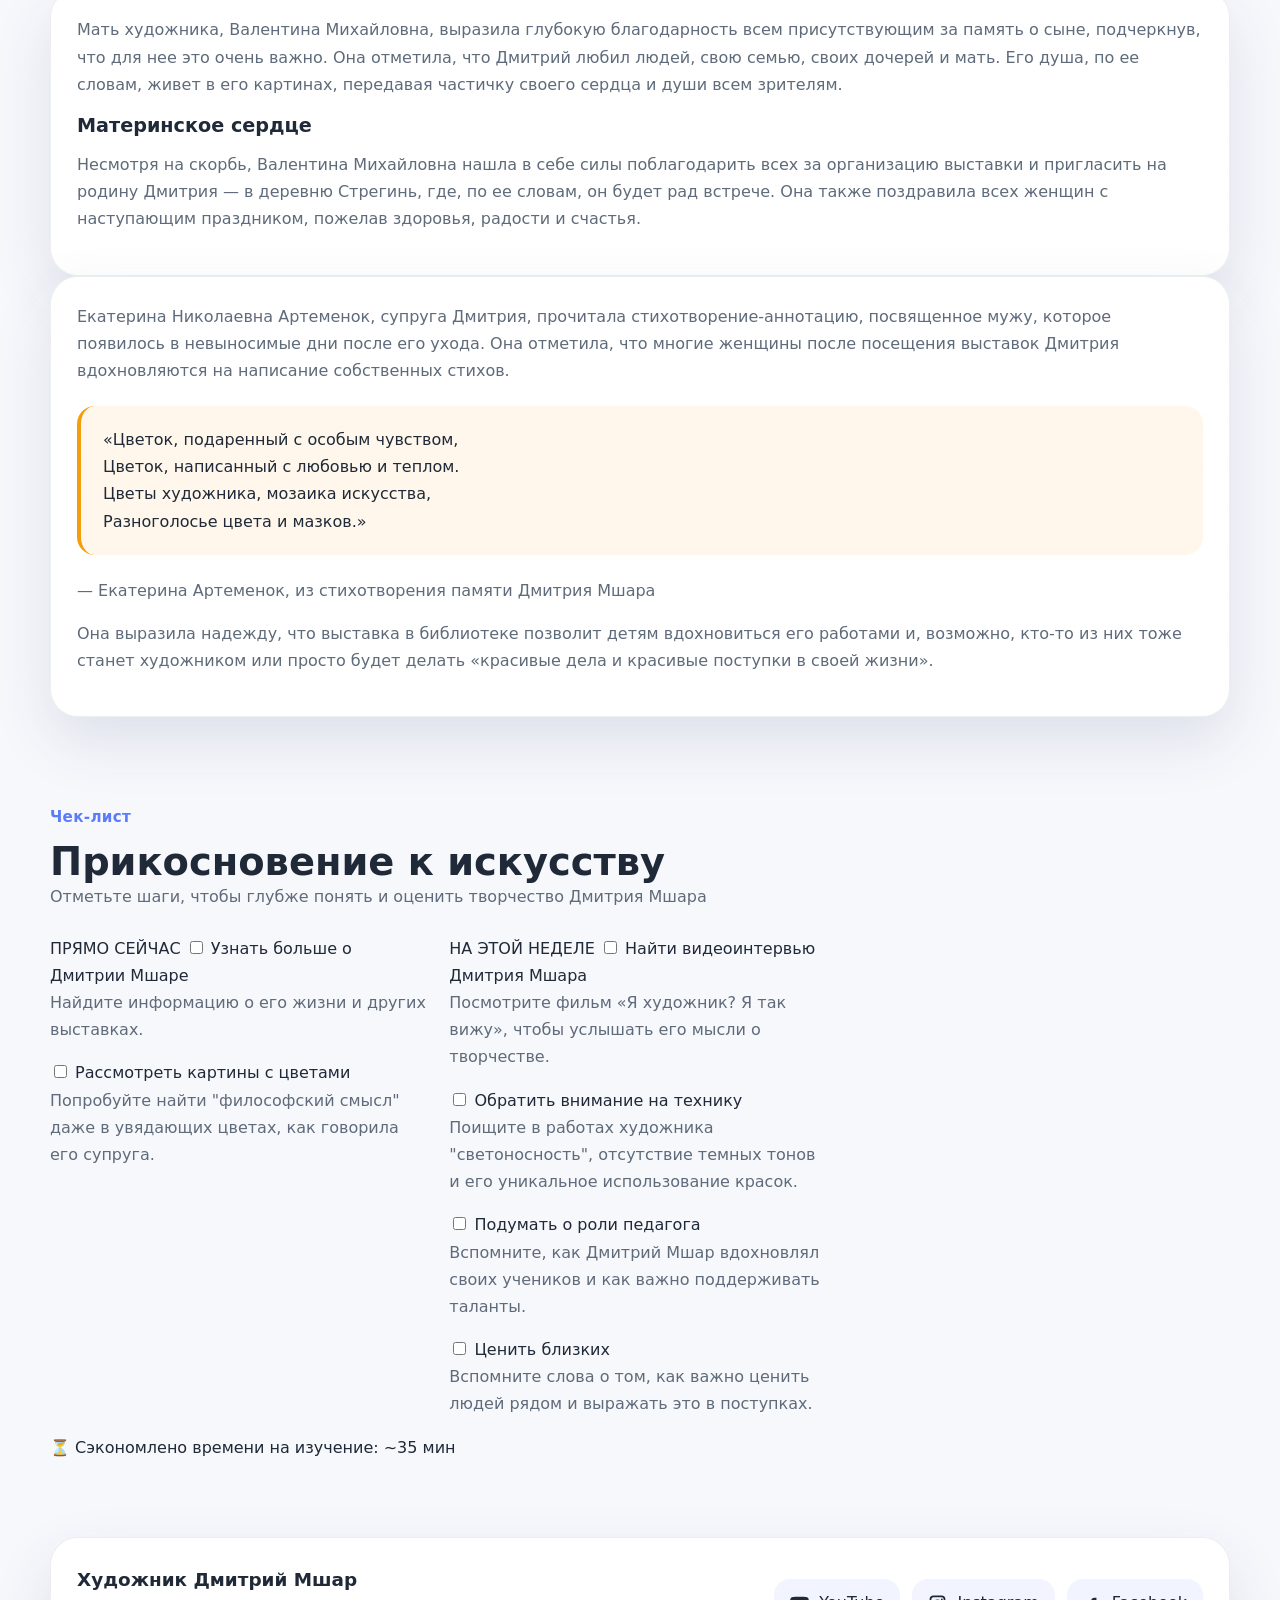
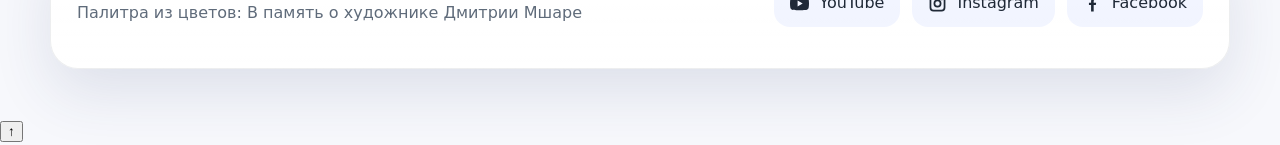
<file: 3index.html>
<!DOCTYPE html>
<html lang="ru">
<head>
  <meta charset="UTF-8" />
  <meta name="viewport" content="width=device-width, initial-scale=1.0" />
  <title>Художник Дмитрий Мшар</title>
  <meta name="description" content="Палитра из цветов: В память о художнике Дмитрии Мшаре" />
  <link rel="stylesheet" href="style.css" />
</head>
<body>
  <div class="page-bg"></div>

  <header class="site-header glass">
    <div class="container header-inner">
      <a href="#top" class="brand">Художник Дмитрий Мшар</a>
      <nav class="nav">
        <a href="#about">О выставке</a>
        <a href="#life">Жизнь</a>
        <a href="#memory">Память</a>
        <a href="#checklist">Чек-лист</a>
      </nav>
      <a href="#links" class="btn btn-soft">Ссылки</a>
    </div>
  </header>

  <main id="top">
    <section class="hero section">
      <div class="container hero-grid">
        <div class="hero-copy reveal">
          <p class="eyebrow">ИНТЕРАКТИВНЫЙ КОНСПЕКТ</p>
          <h1>Палитра из цветов: В память о художнике Дмитрии Мшаре</h1>
          <p class="lead">Выставка "Палитра из цветов" — это дань памяти талантливому художнику, учителю и человеку, чье творчество наполнено светом, любовью к жизни и Беларуси.</p>
          <div class="tags">
            <span>#Искусство</span>
            <span>#Живопись</span>
            <span>#Память</span>
            <span>#Беларусь</span>
            <span>#Цветы</span>
          </div>
          <div class="hero-actions">
            <a class="btn btn-primary" href="#life">Читать историю</a>
            <a class="btn btn-outline" href="#links">Перейти к ссылкам</a>
          </div>
        </div>
        <div class="hero-card glass reveal delay-1">
          <div class="flower-orbit">
            <span class="petal petal-1"></span>
            <span class="petal petal-2"></span>
            <span class="petal petal-3"></span>
            <span class="petal petal-4"></span>
            <span class="petal petal-5"></span>
            <span class="petal petal-6"></span>
            <span class="center-dot"></span>
          </div>
          <div class="hero-note">
            <p class="note-title">🎨 Дмитрий Мшар: Жизнь и Творческий Путь</p>
            <p>Светлая память о художнике, педагоге и человеке, чьи картины «светоносные», излучают любовь к жизни.</p>
          </div>
        </div>
      </div>
    </section>

    <section id="about" class="section">
      <div class="container">
        <div class="section-heading reveal">
          <p class="eyebrow">О выставке</p>
          <h2>«Палитра из цветов» — Подарок Женщинам</h2>
        </div>
        <div class="grid two-cols">
          <article class="card reveal">
            <p>Выставка, открывшаяся 5 марта, в день, когда Дмитрию Мшару исполнилось бы 50 лет, приурочена к Международному женскому дню. Это символичный подарок всем женщинам, как отметила его супруга, Екатерина Николаевна Артеменок, доцент кафедры педагогики БГПУ.</p>
          </article>
          <article class="card quote-card reveal delay-1">
            <blockquote>
              «Женщина – это символ создания, созидания. Женщина – это символ творца и красоты. И женщинам дарят цветы. Все женщины разные, и они все по-своему красивы. И все цветы очень разные, как на этих картинах. И они все по-своему красивы. Поэтому, видимо, на 8 марта принято дарить цветы. И эта выставка от Дмитрия – подарок всем женщинам. Всем абсолютно. Он очень уважал женщин, а женщины любили его».
            </blockquote>
            <p class="quote-author">— Екатерина Артеменок, супруга художника</p>
          </article>
        </div>
        <article class="card reveal delay-2">
          <p>На выставке представлены разнообразные цветочные мотивы: от шикарных роз до скромных полевых ромашек и бархатцев, от долговечных комнатных растений до цветов, цветущих всего пару дней. Каждая работа наполнена буйством цвета и красок, отражая философский смысл существования даже увядающих цветов.</p>
        </article>
      </div>
    </section>

    <section id="life" class="section soft-section">
      <div class="container">
        <div class="section-heading reveal">
          <p class="eyebrow">Биография</p>
          <h2>Дмитрий Георгиевич Мшар</h2>
        </div>
        <div class="grid bio-layout">
          <article class="card large reveal">
            <p>Дмитрий Георгиевич Мшар родился 5 марта 1976 года в деревне Стрегинь Брестской области. Получил художественное образование в Витебском государственном университете имени Машерова, а позднее — второе высшее по культурологии в БГУ в 2008 году. Его педагогическая деятельность началась в 2000 году в Витебске, а с 2003 года он переехал в Минск, где преподавал во Дворце детей и молодежи «Золок» и в Детской школе искусств №1 до самой смерти.</p>
            <p>Работы художника хранятся в Художественном музее Витебска, музее Марка Шагала, Военно-историческом музее Лиозна, в галерейных собраниях «Артхаус», «Аристократ», «Концепция Минск», а также в частных коллекциях.</p>
          </article>
          <aside class="card reveal delay-1">
            <h3>Важные вехи</h3>
            <ul class="timeline">
              <li><span>1998 год</span><p>Начало активного участия в городских, республиканских и международных выставках и пленэрах.</p></li>
              <li><span>8 персональных выставок</span><p>Включая "Городские краевиды", "Натюрморт", "Дыхание природы", и значимую серию акварелей "Храмы Беларуси".</p></li>
              <li><span>10 сентября 2025 года</span><p>Скоропостижная смерть в возрасте 49 лет. После этого была организована передвижная выставка «Здесь моя душа» (проект «Пан Тон»), раскрывающая основные вехи его творчества.</p></li>
            </ul>
          </aside>
        </div>
      </div>
    </section>

    <section id="memory" class="section">
      <div class="container">
        <div class="section-heading reveal">
          <p class="eyebrow">Память и наследие</p>
          <h2>Взгляды коллег и близких</h2>
        </div>
        <div class="cards-grid three">
          <article class="card reveal">
            <p>Коллеги и друзья Дмитрия Мшара делятся воспоминаниями о нем как о человеке удивительной доброты, скромности и неиссякаемой энергии. Татьяна Юрьевна Шуляк, и.о. директора ДШИ №1, подчеркнула, что работы Дмитрия Георгиевича наполняют теплом и умиротворением, подтверждая его большой талант художника и преподавателя.</p>
          </article>
          <article class="card reveal delay-1">
            <h3>О скромности и таланте</h3>
            <p>Жанна Валерьевна, бывший директор школы, отметила, что Дмитрий был очень скромным человеком, и многие даже не подозревали о масштабе его таланта при жизни. Она подчеркнула, что его творчество останется на века, а выставка — это не «вопреки», а «потому что жизнь продолжается».</p>
          </article>
          <article class="card quote-card reveal delay-2">
            <blockquote>
              «Человек жив, пока его помнят. А у художника, тем более у такого художника, как Дмитрий Георгиевич, есть преференции. В этом плане тут не просто помнят, а говорят и будут говорить, и будут передавать из уст в уста и творчество, которое остается на века».
            </blockquote>
            <p class="quote-author">— Жанна Валерьевна, бывший директор ДШИ №1</p>
          </article>
        </div>

        <div class="grid two-cols top-gap">
          <article class="card reveal">
            <p>Светлана Антоновна Малько, заведующая художественным отделением, отметила, что работы Дмитрия Мшара «дышат позитивом», не имеют темных и грустных тонов, что свидетельствует о его постоянном поиске вдохновения и радости. Юрий Николаевич Козин, коллега и заведующий художественным отделением, добавил, что картины художника «светоносные», излучают любовь к жизни.</p>
          </article>
          <article class="card reveal delay-1">
            <p>Друзья семьи, такие как Валентина Владимировна Пунько и Вероника Николаевна Пунчик, рассказали о Дмитрии как о талантливом человеке во всем — от игры на баяне до глубокого понимания искусства. Вероника Николаевна отметила, что Дмитрий, уйдя, «из фигуры обращается в фон», оставляя после себя «фон невероятно обогащенный, яркий и кристально выраженный».</p>
          </article>
        </div>
      </div>
    </section>

    <section class="section soft-section">
      <div class="container">
        <div class="section-heading reveal">
          <p class="eyebrow">Глубина творчества</p>
          <h2>От мотивов до техник</h2>
        </div>
        <div class="cards-grid two">
          <article class="card reveal">
            <p>Михаил Федорович Крат, друг и коллега, отметил многогранность Дмитрия как личности и художника. Он восхищается его техникой: «он никогда не жалел красок. Редкость нынешних художников. Он просто брал кистью, мастихином, чистенько, без грязи». Он также подчеркнул, что Дмитрий практически не использовал чистые коричневые цвета, добиваясь легкости даже в грубых фактурах.</p>
          </article>
          <article class="card reveal delay-1">
            <h3>Особый подход к живописи</h3>
            <p>Сам Дмитрий Мшар в интервью телеканалу «Беларусь-3» говорил, что каждая работа для него — новое задание, не рутина. Он мог делать несколько работ с одной точки, меняя освещение или время суток, чтобы поймать окончательный образ. Иногда работа писалась быстро, а иногда могла ждать годами, пока художник не почувствует, что нужно исправить.</p>
          </article>
        </div>
        <article class="card quote-card reveal delay-2 top-gap">
          <blockquote>
            «Я смотрю на картины и вижу совершенно другого человека. Одно дело, когда это были сельские пейзажи, там он совсем другой, тоскующий по земле, по малой родине. И здесь это человек, который имеет столько граней и чувствования жизни в этих красках, в этой нежности».
          </blockquote>
          <p class="quote-author">— Лилия Тимашкова, кандидат педагогических наук</p>
        </article>
        <article class="card reveal delay-3 top-gap">
          <p>Лилии Николаевне Тимашковой, доценту кафедры педагогики, картины Дмитрия раскрывают его как человека с множеством граней, способного передать тончайшие чувства. Она отметила, что в его работах нет черных красок, они всегда светятся радостью и положительной энергией. Особое внимание она уделила его умению писать травы, которые даже зимой могли быть изображены в ярких оранжево-красных тонах, передавая боль и трепет.</p>
        </article>
      </div>
    </section>

    <section class="section">
      <div class="container">
        <div class="section-heading reveal">
          <p class="eyebrow">Семейное тепло</p>
          <h2>Благодарность и память</h2>
        </div>
        <div class="grid two-cols">
          <article class="card reveal">
            <p>Мать художника, Валентина Михайловна, выразила глубокую благодарность всем присутствующим за память о сыне, подчеркнув, что для нее это очень важно. Она отметила, что Дмитрий любил людей, свою семью, своих дочерей и мать. Его душа, по ее словам, живет в его картинах, передавая частичку своего сердца и души всем зрителям.</p>
            <h3>Материнское сердце</h3>
            <p>Несмотря на скорбь, Валентина Михайловна нашла в себе силы поблагодарить всех за организацию выставки и пригласить на родину Дмитрия — в деревню Стрегинь, где, по ее словам, он будет рад встрече. Она также поздравила всех женщин с наступающим праздником, пожелав здоровья, радости и счастья.</p>
          </article>
          <article class="card quote-card reveal delay-1">
            <p>Екатерина Николаевна Артеменок, супруга Дмитрия, прочитала стихотворение-аннотацию, посвященное мужу, которое появилось в невыносимые дни после его ухода. Она отметила, что многие женщины после посещения выставок Дмитрия вдохновляются на написание собственных стихов.</p>
            <blockquote>
              «Цветок, подаренный с особым чувством,<br />
              Цветок, написанный с любовью и теплом.<br />
              Цветы художника, мозаика искусства,<br />
              Разноголосье цвета и мазков.»
            </blockquote>
            <p class="quote-author">— Екатерина Артеменок, из стихотворения памяти Дмитрия Мшара</p>
            <p>Она выразила надежду, что выставка в библиотеке позволит детям вдохновиться его работами и, возможно, кто-то из них тоже станет художником или просто будет делать «красивые дела и красивые поступки в своей жизни».</p>
          </article>
        </div>
      </div>
    </section>

    <section id="checklist" class="section checklist-section">
      <div class="container">
        <div class="section-heading reveal">
          <p class="eyebrow">Чек-лист</p>
          <h2>Прикосновение к искусству</h2>
          <p class="section-subtitle">Отметьте шаги, чтобы глубже понять и оценить творчество Дмитрия Мшара</p>
        </div>
        <div class="checklist-grid">
          <article class="check-card reveal">
            <span class="check-badge">ПРЯМО СЕЙЧАС</span>
            <label><input type="checkbox" /> <span>Узнать больше о Дмитрии Мшаре</span></label>
            <p>Найдите информацию о его жизни и других выставках.</p>
            <label><input type="checkbox" /> <span>Рассмотреть картины с цветами</span></label>
            <p>Попробуйте найти "философский смысл" даже в увядающих цветах, как говорила его супруга.</p>
          </article>
          <article class="check-card reveal delay-1">
            <span class="check-badge">НА ЭТОЙ НЕДЕЛЕ</span>
            <label><input type="checkbox" /> <span>Найти видеоинтервью Дмитрия Мшара</span></label>
            <p>Посмотрите фильм «Я художник? Я так вижу», чтобы услышать его мысли о творчестве.</p>
            <label><input type="checkbox" /> <span>Обратить внимание на технику</span></label>
            <p>Поищите в работах художника "светоносность", отсутствие темных тонов и его уникальное использование красок.</p>
            <label><input type="checkbox" /> <span>Подумать о роли педагога</span></label>
            <p>Вспомните, как Дмитрий Мшар вдохновлял своих учеников и как важно поддерживать таланты.</p>
            <label><input type="checkbox" /> <span>Ценить близких</span></label>
            <p>Вспомните слова о том, как важно ценить людей рядом и выражать это в поступках.</p>
          </article>
        </div>
        <div class="time-saved reveal delay-2">
          <span>⏳ Сэкономлено времени на изучение: ~35 мин</span>
        </div>
      </div>
    </section>
  </main>

  <footer id="links" class="site-footer">
    <div class="container footer-inner">
      <div>
        <p class="footer-title">Художник Дмитрий Мшар</p>
        <p class="footer-subtitle">Палитра из цветов: В память о художнике Дмитрии Мшаре</p>
      </div>
      <div class="social-links">
        <a href="https://youtu.be/5lVDHbkQjfw?si=SYqYDp4xtGOGII6J" target="_blank" rel="noopener noreferrer" aria-label="YouTube">
          <svg viewBox="0 0 24 24" aria-hidden="true"><path d="M23.5 6.2a3 3 0 0 0-2.1-2.1C19.5 3.5 12 3.5 12 3.5s-7.5 0-9.4.6A3 3 0 0 0 .5 6.2 31.2 31.2 0 0 0 0 12a31.2 31.2 0 0 0 .5 5.8 3 3 0 0 0 2.1 2.1c1.9.6 9.4.6 9.4.6s7.5 0 9.4-.6a3 3 0 0 0 2.1-2.1A31.2 31.2 0 0 0 24 12a31.2 31.2 0 0 0-.5-5.8ZM9.6 15.7V8.3L16 12l-6.4 3.7Z"/></svg>
          <span>YouTube</span>
        </a>
        <a href="https://www.instagram.com/dmitriimsharart?utm_source=qr&igsh=djR5aHpxemt3cHZv" target="_blank" rel="noopener noreferrer" aria-label="Instagram">
          <svg viewBox="0 0 24 24" aria-hidden="true"><path d="M7 2h10a5 5 0 0 1 5 5v10a5 5 0 0 1-5 5H7a5 5 0 0 1-5-5V7a5 5 0 0 1 5-5Zm0 2.2A2.8 2.8 0 0 0 4.2 7v10A2.8 2.8 0 0 0 7 19.8h10a2.8 2.8 0 0 0 2.8-2.8V7A2.8 2.8 0 0 0 17 4.2H7Zm10.5 1.6a1.1 1.1 0 1 1 0 2.2 1.1 1.1 0 0 1 0-2.2ZM12 7a5 5 0 1 1 0 10 5 5 0 0 1 0-10Zm0 2.2a2.8 2.8 0 1 0 0 5.6 2.8 2.8 0 0 0 0-5.6Z"/></svg>
          <span>Instagram</span>
        </a>
        <a href="https://www.facebook.com/share/1GjANPi3wQ/" target="_blank" rel="noopener noreferrer" aria-label="Facebook">
          <svg viewBox="0 0 24 24" aria-hidden="true"><path d="M13.5 22v-8h2.7l.4-3h-3.1V9.1c0-.9.3-1.6 1.7-1.6H17V4.8c-.4-.1-1.4-.2-2.6-.2-2.5 0-4.2 1.5-4.2 4.4V11H7.5v3h2.7v8h3.3Z"/></svg>
          <span>Facebook</span>
        </a>
      </div>
    </div>
  </footer>

  <button class="to-top" id="toTop" aria-label="Наверх">↑</button>

  <script src="script.js"></script>
</body>
</html>
</file>
<file: style.css>
:root {
  --bg: #f7f8fc;
  --bg-soft: rgba(255, 255, 255, 0.72);
  --surface: #ffffff;
  --surface-strong: #ffffff;
  --text: #1f2937;
  --muted: #5f6b7a;
  --line: rgba(31, 41, 55, 0.08);
  --primary: #5b7cfa;
  --primary-dark: #4664d8;
  --accent: #f59e0b;
  --shadow: 0 24px 60px rgba(40, 61, 110, 0.12);
  --radius-xl: 28px;
  --radius-lg: 22px;
  --radius-md: 16px;
  --container: min(1180px, calc(100% - 32px));
  --transition: 220ms ease;
}

* {
  box-sizing: border-box;
}

html {
  scroll-behavior: smooth;
}

body {
  margin: 0;
  font-family: "Inter", system-ui, -apple-system, BlinkMacSystemFont, "Segoe UI", sans-serif;
  color: var(--text);
  background:
    radial-gradient(circle at top left, rgba(91, 124, 250, 0.12), transparent 30%),
    radial-gradient(circle at right, rgba(245, 158, 11, 0.12), transparent 24%),
    var(--bg);
  line-height: 1.7;
  overflow-x: hidden;
}

img {
  display: block;
  max-width: 100%;
}

a {
  color: inherit;
  text-decoration: none;
}

.container {
  width: var(--container);
  margin: 0 auto;
}

.section {
  padding: 44px 0;
  position: relative;
  z-index: 1;
}

.section-heading {
  margin-bottom: 24px;
}

.eyebrow {
  margin: 0 0 10px;
  font-size: 0.95rem;
  font-weight: 700;
  letter-spacing: 0.02em;
  color: var(--primary);
}

h1,
h2,
h3,
p,
blockquote {
  margin-top: 0;
}

h1 {
  font-size: clamp(2.5rem, 6vw, 4.7rem);
  line-height: 1.05;
  margin-bottom: 18px;
}

h2 {
  font-size: clamp(1.8rem, 3vw, 2.9rem);
  line-height: 1.1;
  margin-bottom: 0;
}

h3 {
  font-size: 1.2rem;
  line-height: 1.3;
  margin-bottom: 12px;
}

p {
  color: var(--muted);
}

.site-header {
  position: sticky;
  top: 0;
  z-index: 50;
  backdrop-filter: blur(18px);
  background: rgba(247, 248, 252, 0.8);
  border-bottom: 1px solid rgba(255, 255, 255, 0.55);
}

.header-inner {
  display: flex;
  align-items: center;
  justify-content: space-between;
  gap: 20px;
  min-height: 78px;
}

.brand {
  font-weight: 800;
  letter-spacing: -0.03em;
  font-size: 1.05rem;
}

.site-nav {
  display: flex;
  align-items: center;
  gap: 18px;
  flex-wrap: wrap;
  justify-content: flex-end;
}

.site-nav a {
  padding: 10px 12px;
  border-radius: 999px;
  color: var(--muted);
  font-size: 0.94rem;
  transition: color var(--transition), background-color var(--transition), transform var(--transition);
}

.site-nav a:hover,
.site-nav a.active {
  color: var(--text);
  background: rgba(91, 124, 250, 0.12);
  transform: translateY(-1px);
}

.menu-toggle {
  display: none;
  width: 46px;
  height: 46px;
  border: 0;
  background: var(--surface);
  border-radius: 14px;
  box-shadow: var(--shadow);
  cursor: pointer;
  padding: 11px;
}

.menu-toggle span {
  display: block;
  height: 2px;
  border-radius: 2px;
  background: var(--text);
  margin: 5px 0;
  transition: transform var(--transition), opacity var(--transition);
}

.hero {
  padding-top: 54px;
}

.hero-grid {
  display: grid;
  grid-template-columns: 1.15fr 0.85fr;
  gap: 28px;
  align-items: center;
}

.hero-text {
  font-size: 1.05rem;
  max-width: 66ch;
}

.hero-actions {
  display: flex;
  flex-wrap: wrap;
  gap: 14px;
  margin-top: 28px;
}

.button {
  display: inline-flex;
  align-items: center;
  justify-content: center;
  min-height: 52px;
  padding: 0 22px;
  border-radius: 16px;
  font-weight: 700;
  transition: transform var(--transition), box-shadow var(--transition), background-color var(--transition), color var(--transition);
}

.button:hover {
  transform: translateY(-3px) scale(1.01);
}

.button.primary {
  background: linear-gradient(135deg, var(--primary), #7b94ff);
  color: #fff;
  box-shadow: 0 18px 34px rgba(91, 124, 250, 0.28);
}

.button.primary:hover {
  box-shadow: 0 24px 42px rgba(91, 124, 250, 0.35);
}

.button.secondary {
  background: rgba(255, 255, 255, 0.8);
  color: var(--text);
  border: 1px solid rgba(91, 124, 250, 0.12);
}

.card {
  background: linear-gradient(180deg, rgba(255, 255, 255, 0.98), rgba(255, 255, 255, 0.94));
  border: 1px solid var(--line);
  border-radius: var(--radius-xl);
  box-shadow: var(--shadow);
  padding: 26px;
}

.hero-media {
  padding: 14px;
  overflow: hidden;
}

.hero-media img {
  width: 100%;
  aspect-ratio: 4 / 3;
  object-fit: cover;
  border-radius: 22px;
}

.cards-grid {
  display: grid;
  gap: 18px;
}

.milestones-grid {
  grid-template-columns: repeat(3, minmax(0, 1fr));
  margin-bottom: 18px;
}

.milestone-card h3 {
  color: var(--primary-dark);
}

.collection-card {
  background: linear-gradient(135deg, rgba(91, 124, 250, 0.08), rgba(245, 158, 11, 0.08));
}

.content-split {
  display: grid;
  grid-template-columns: 1.12fr 0.88fr;
  gap: 20px;
}

.accent-card {
  background: linear-gradient(160deg, rgba(245, 158, 11, 0.12), rgba(255, 255, 255, 1));
}

.stack {
  display: grid;
  gap: 18px;
}

.two-col {
  grid-template-columns: repeat(2, minmax(0, 1fr));
}

.prose p:last-child {
  margin-bottom: 0;
}

blockquote {
  margin: 22px 0;
  padding: 20px 22px;
  border-left: 4px solid var(--accent);
  background: rgba(245, 158, 11, 0.08);
  border-radius: 18px;
}

blockquote p {
  color: var(--text);
  font-weight: 500;
}

blockquote footer {
  margin-top: 10px;
  color: var(--muted);
  font-size: 0.95rem;
}

.checklist-grid {
  display: grid;
  grid-template-columns: repeat(3, minmax(0, 1fr));
  gap: 18px;
}

.checklist-card {
  position: relative;
  overflow: hidden;
}

.checklist-card::after {
  content: "";
  position: absolute;
  inset: auto -40px -50px auto;
  width: 130px;
  height: 130px;
  border-radius: 50%;
  background: radial-gradient(circle, rgba(91, 124, 250, 0.16), transparent 70%);
}

.badge {
  display: inline-flex;
  align-items: center;
  min-height: 30px;
  padding: 0 12px;
  border-radius: 999px;
  background: rgba(91, 124, 250, 0.12);
  color: var(--primary-dark);
  font-weight: 700;
  font-size: 0.84rem;
  margin-bottom: 14px;
}

.site-footer {
  padding: 32px 0 48px;
  position: relative;
  z-index: 1;
}

.footer-inner {
  display: flex;
  align-items: center;
  justify-content: space-between;
  gap: 22px;
  padding: 26px;
  border-radius: 28px;
  background: linear-gradient(180deg, rgba(255, 255, 255, 0.96), rgba(255, 255, 255, 0.92));
  border: 1px solid var(--line);
  box-shadow: var(--shadow);
}

.footer-title {
  font-size: 1.15rem;
  font-weight: 800;
  color: var(--text);
  margin-bottom: 4px;
}

.footer-text {
  margin: 0;
}

.social-links {
  display: flex;
  flex-wrap: wrap;
  gap: 12px;
}

.social-links a {
  display: inline-flex;
  align-items: center;
  gap: 10px;
  min-height: 48px;
  padding: 0 16px;
  border-radius: 16px;
  background: rgba(91, 124, 250, 0.08);
  color: var(--text);
  transition: transform var(--transition), background-color var(--transition), box-shadow var(--transition);
}

.social-links a:hover {
  transform: translateY(-3px);
  background: rgba(91, 124, 250, 0.14);
  box-shadow: 0 12px 28px rgba(91, 124, 250, 0.14);
}

.social-links svg {
  width: 19px;
  height: 19px;
  fill: currentColor;
}

.bg-orb {
  position: fixed;
  border-radius: 50%;
  filter: blur(20px);
  opacity: 0.45;
  pointer-events: none;
  z-index: 0;
}

.orb-1 {
  width: 280px;
  height: 280px;
  top: 8%;
  left: -80px;
  background: rgba(91, 124, 250, 0.18);
}

.orb-2 {
  width: 240px;
  height: 240px;
  right: -60px;
  bottom: 12%;
  background: rgba(245, 158, 11, 0.18);
}

.reveal {
  opacity: 0;
  transform: translateY(22px);
  transition: opacity 700ms ease, transform 700ms ease;
}

.reveal.visible {
  opacity: 1;
  transform: translateY(0);
}

@media (max-width: 1100px) {
  .site-nav {
    gap: 10px;
  }

  .site-nav a {
    font-size: 0.88rem;
    padding-inline: 10px;
  }

  .hero-grid,
  .content-split,
  .milestones-grid,
  .checklist-grid,
  .two-col {
    grid-template-columns: 1fr 1fr;
  }

  .milestones-grid article:last-child,
  .checklist-grid article:last-child {
    grid-column: span 2;
  }
}

@media (max-width: 860px) {
  .menu-toggle {
    display: inline-block;
  }

  .site-nav {
    position: absolute;
    top: 78px;
    left: 16px;
    right: 16px;
    display: grid;
    gap: 8px;
    background: rgba(255, 255, 255, 0.97);
    border: 1px solid var(--line);
    border-radius: 24px;
    padding: 14px;
    box-shadow: var(--shadow);
    opacity: 0;
    visibility: hidden;
    transform: translateY(-10px);
    transition: opacity var(--transition), visibility var(--transition), transform var(--transition);
  }

  .site-nav.open {
    opacity: 1;
    visibility: visible;
    transform: translateY(0);
  }

  .header-inner {
    position: relative;
  }

  .hero-grid,
  .content-split,
  .milestones-grid,
  .checklist-grid,
  .two-col,
  .footer-inner {
    grid-template-columns: 1fr;
    flex-direction: column;
    align-items: stretch;
  }

  .milestones-grid article:last-child,
  .checklist-grid article:last-child {
    grid-column: auto;
  }

  .hero {
    padding-top: 34px;
  }

  .section {
    padding: 34px 0;
  }
}

@media (max-width: 560px) {
  .container {
    width: min(100% - 20px, 1180px);
  }

  .card,
  .footer-inner {
    padding: 20px;
    border-radius: 22px;
  }

  .button {
    width: 100%;
  }

  h1 {
    font-size: 2.35rem;
  }

  h2 {
    font-size: 1.65rem;
  }
}
</file>
